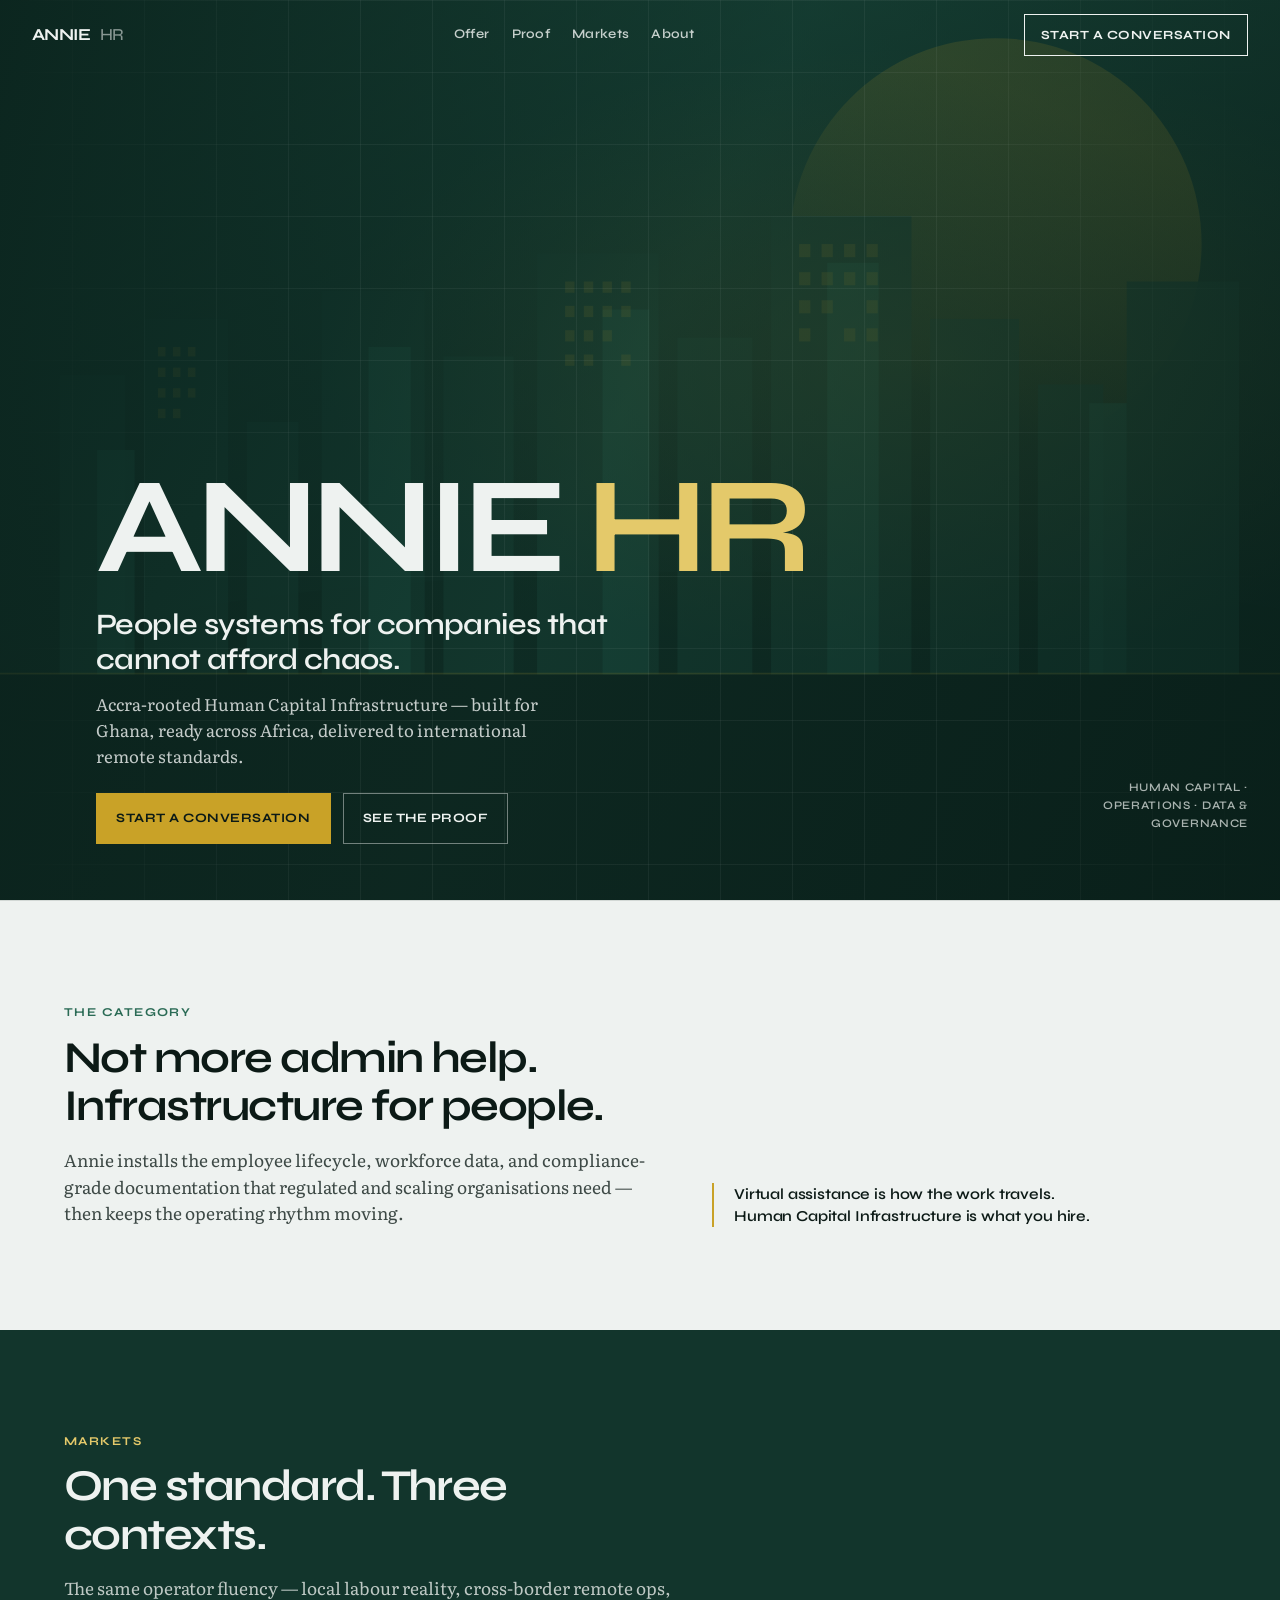
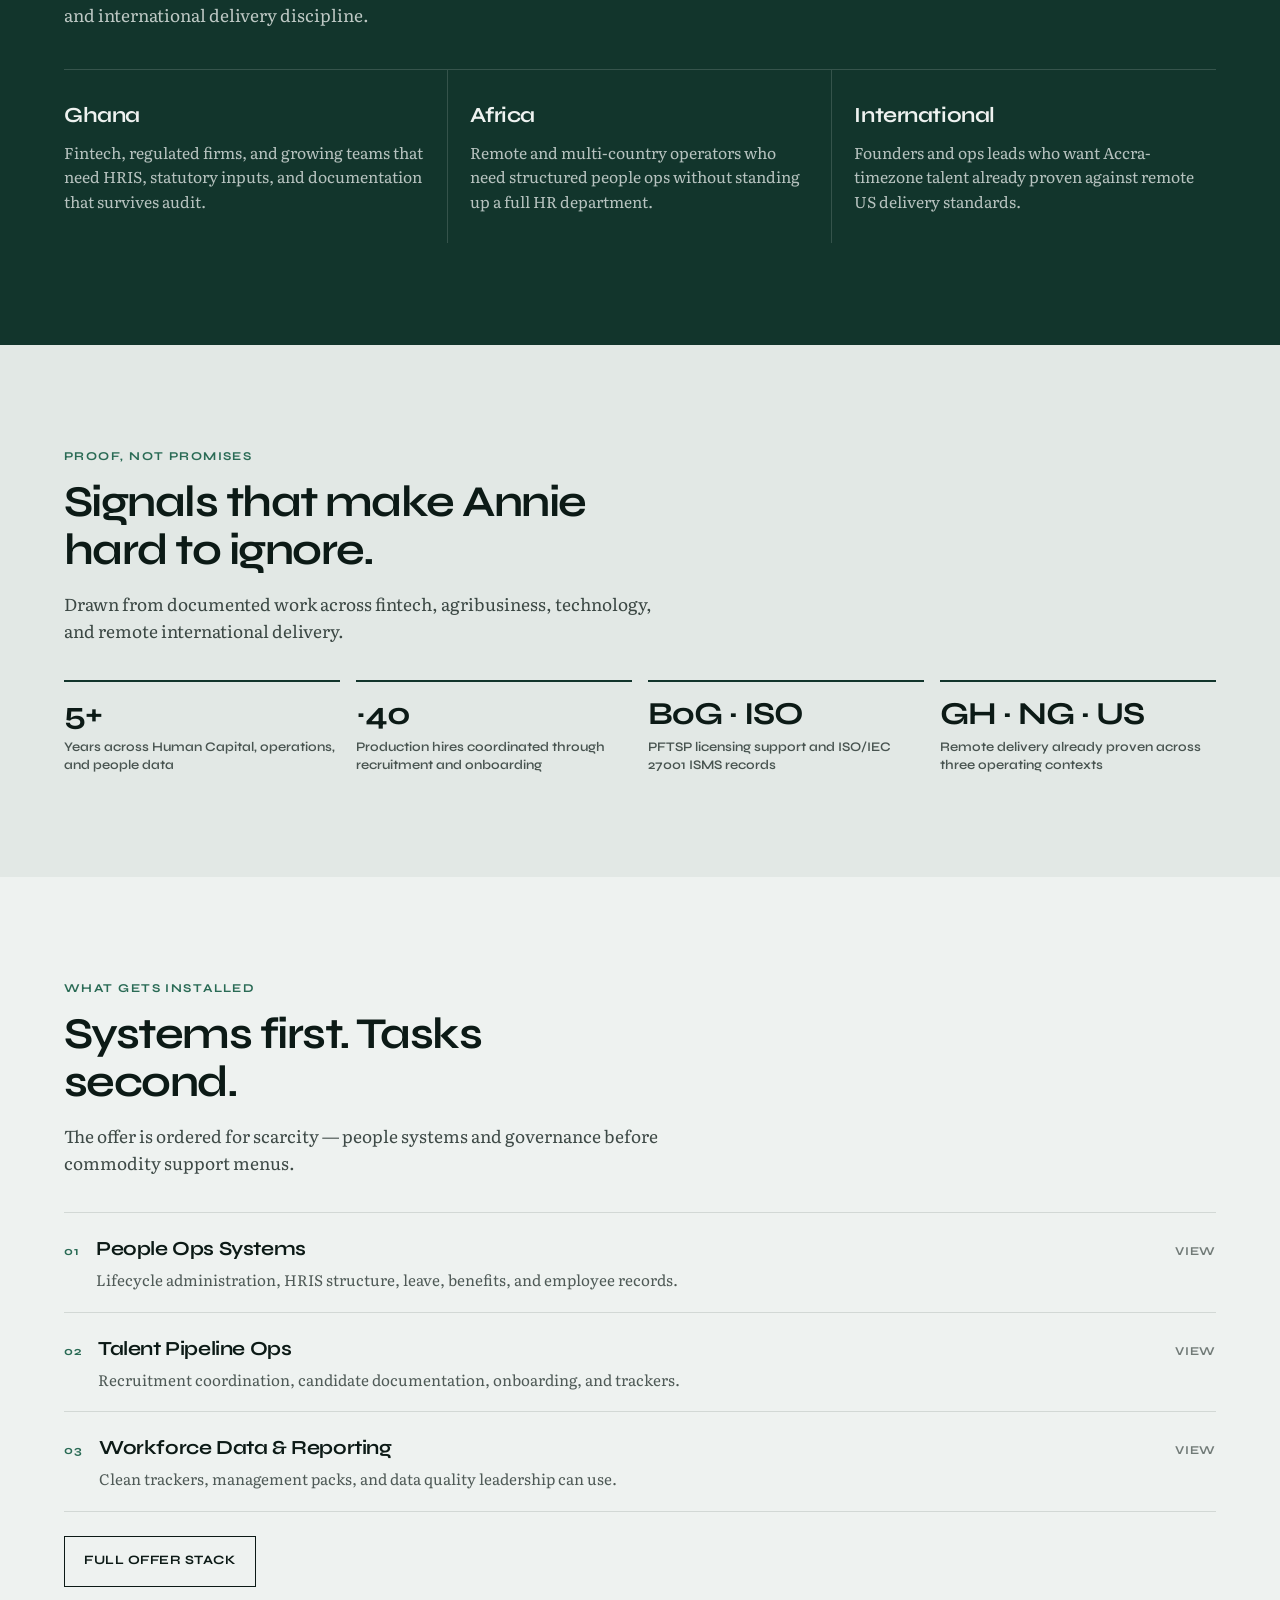
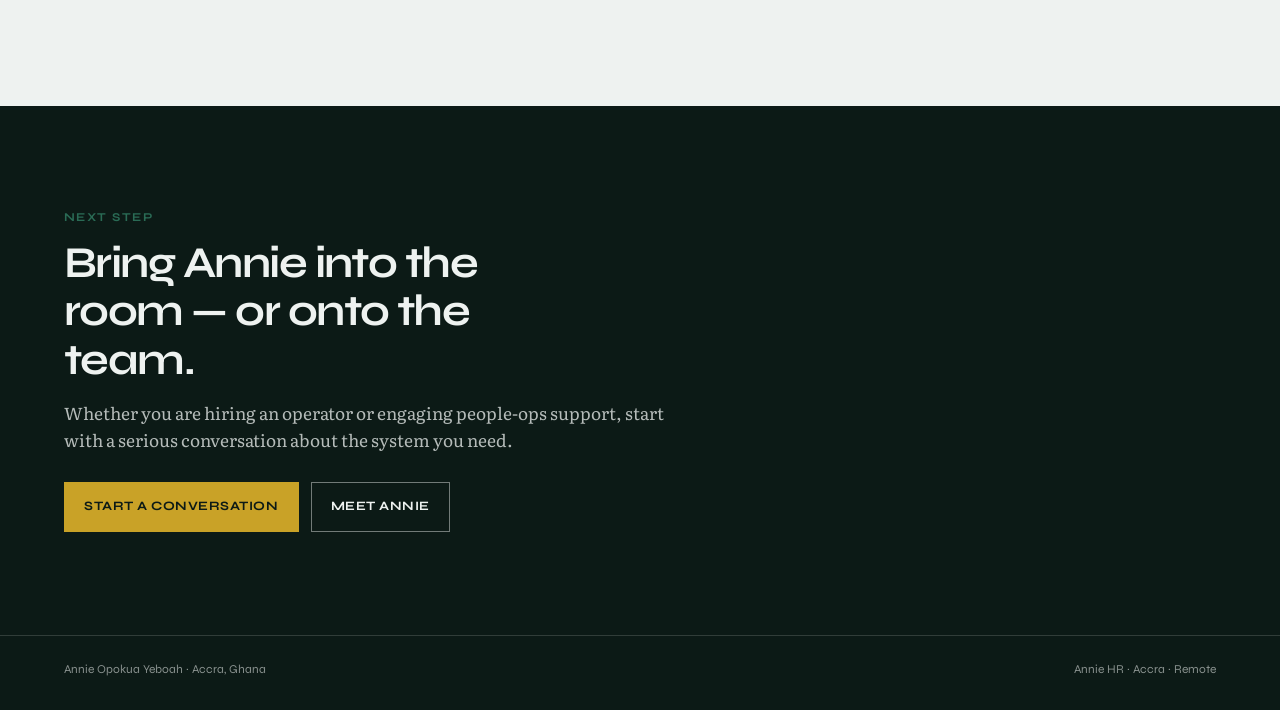
<file: index.html>
<!DOCTYPE html>
<html lang="en">
<head>
  <meta charset="UTF-8" />
  <meta name="viewport" content="width=device-width, initial-scale=1.0" />
  <title>Annie HR — Human Capital Infrastructure</title>
  <meta name="description" content="Annie HR builds the people systems regulated and scaling organisations need — Accra-rooted, Africa-ready, international-remote capable." />
  <meta name="theme-color" content="#12352c" />
  <link rel="preconnect" href="https://fonts.googleapis.com" />
  <link rel="preconnect" href="https://fonts.gstatic.com" crossorigin />
  <link href="https://fonts.googleapis.com/css2?family=Literata:opsz,wght@7..72,400;7..72,500;7..72,600&family=Syne:wght@500;600;700&display=swap" rel="stylesheet" />
  <link rel="stylesheet" href="site.css" />
</head>
<body>
  <a class="skip" href="#main">Skip to content</a>

  <header class="site-nav" id="site-nav">
    <a class="brand-mark" href="index.html">Annie <span>HR</span></a>
    <ul class="nav-links">
      <li><a href="offer.html">Offer</a></li>
      <li><a href="proof.html">Proof</a></li>
      <li><a href="markets.html">Markets</a></li>
      <li><a href="about.html">About</a></li>
    </ul>
    <a class="nav-cta" href="contact.html">Start a conversation</a>
    <button class="nav-toggle" type="button" aria-label="Open menu" data-open-nav>
      <span></span>
    </button>
  </header>

  <div class="nav-drawer" id="nav-drawer" hidden>
    <button class="drawer-close" type="button" data-close-nav>Close</button>
    <ul>
      <li><a href="offer.html">Offer</a></li>
      <li><a href="proof.html">Proof</a></li>
      <li><a href="markets.html">Markets</a></li>
      <li><a href="about.html">About</a></li>
      <li><a href="contact.html">Start a conversation</a></li>
    </ul>
  </div>

  <main id="main">
    <section class="hero" aria-label="Annie HR">
      <div class="hero-plane" aria-hidden="true"></div>
      <div class="hero-grid" aria-hidden="true"></div>
      <div class="hero-inner">
        <p class="hero-brand">Annie <em>HR</em></p>
        <div class="hero-copy">
          <h1>People systems for companies that cannot afford chaos.</h1>
          <p>Accra-rooted Human Capital Infrastructure — built for Ghana, ready across Africa, delivered to international remote standards.</p>
          <div class="cta-row">
            <a class="btn btn-primary" href="contact.html">Start a conversation</a>
            <a class="btn btn-ghost" href="proof.html">See the proof</a>
          </div>
        </div>
      </div>
      <p class="hero-meta">Human Capital · Operations · Data &amp; Governance</p>
    </section>

    <section class="section category" id="category">
      <div class="section-inner category-layout reveal">
        <div>
          <p class="eyebrow">The category</p>
          <h2>Not more admin help. Infrastructure for people.</h2>
          <p class="lead">Annie installs the employee lifecycle, workforce data, and compliance-grade documentation that regulated and scaling organisations need — then keeps the operating rhythm moving.</p>
        </div>
        <aside class="category-aside">
          Virtual assistance is how the work travels.<br />
          Human Capital Infrastructure is what you hire.
        </aside>
      </div>
    </section>

    <section class="section markets" id="markets">
      <div class="section-inner reveal">
        <p class="eyebrow">Markets</p>
        <h2>One standard. Three contexts.</h2>
        <p class="lead">The same operator fluency — local labour reality, cross-border remote ops, and international delivery discipline.</p>
        <div class="market-strip">
          <article class="market">
            <h3>Ghana</h3>
            <p>Fintech, regulated firms, and growing teams that need HRIS, statutory inputs, and documentation that survives audit.</p>
          </article>
          <article class="market">
            <h3>Africa</h3>
            <p>Remote and multi-country operators who need structured people ops without standing up a full HR department.</p>
          </article>
          <article class="market">
            <h3>International</h3>
            <p>Founders and ops leads who want Accra-timezone talent already proven against remote US delivery standards.</p>
          </article>
        </div>
      </div>
    </section>

    <section class="section proof" id="proof">
      <div class="section-inner reveal">
        <p class="eyebrow">Proof, not promises</p>
        <h2>Signals that make Annie hard to ignore.</h2>
        <p class="lead">Drawn from documented work across fintech, agribusiness, technology, and remote international delivery.</p>
        <div class="proof-grid">
          <div class="proof-item">
            <strong>5+</strong>
            <span>Years across Human Capital, operations, and people data</span>
          </div>
          <div class="proof-item">
            <strong>~40</strong>
            <span>Production hires coordinated through recruitment and onboarding</span>
          </div>
          <div class="proof-item">
            <strong>BoG · ISO</strong>
            <span>PFTSP licensing support and ISO/IEC 27001 ISMS records</span>
          </div>
          <div class="proof-item">
            <strong>GH · NG · US</strong>
            <span>Remote delivery already proven across three operating contexts</span>
          </div>
        </div>
      </div>
    </section>

    <section class="section offer" id="offer">
      <div class="section-inner reveal">
        <p class="eyebrow">What gets installed</p>
        <h2>Systems first. Tasks second.</h2>
        <p class="lead">The offer is ordered for scarcity — people systems and governance before commodity support menus.</p>
        <ul class="offer-list">
          <li>
            <a href="offer.html#people-ops">
              <span class="num">01</span>
              <div>
                <h3>People Ops Systems</h3>
                <p>Lifecycle administration, HRIS structure, leave, benefits, and employee records.</p>
              </div>
              <span class="go">View</span>
            </a>
          </li>
          <li>
            <a href="offer.html#talent-pipeline">
              <span class="num">02</span>
              <div>
                <h3>Talent Pipeline Ops</h3>
                <p>Recruitment coordination, candidate documentation, onboarding, and trackers.</p>
              </div>
              <span class="go">View</span>
            </a>
          </li>
          <li>
            <a href="offer.html#workforce-data">
              <span class="num">03</span>
              <div>
                <h3>Workforce Data &amp; Reporting</h3>
                <p>Clean trackers, management packs, and data quality leadership can use.</p>
              </div>
              <span class="go">View</span>
            </a>
          </li>
        </ul>
        <p style="margin-top: 1.5rem;">
          <a class="btn btn-line" href="offer.html">Full offer stack</a>
        </p>
      </div>
    </section>

    <section class="section close" id="contact">
      <div class="section-inner reveal">
        <p class="eyebrow">Next step</p>
        <h2>Bring Annie into the room — or onto the team.</h2>
        <p class="lead">Whether you are hiring an operator or engaging people-ops support, start with a serious conversation about the system you need.</p>
        <div class="cta-row">
          <a class="btn btn-primary" href="contact.html">Start a conversation</a>
          <a class="btn btn-ghost" href="about.html">Meet Annie</a>
        </div>
      </div>
    </section>
  </main>

  <footer class="site-footer">
    <div class="section-inner">
      <span>Annie Opokua Yeboah · Accra, Ghana</span>
      <span>Annie HR · Accra · Remote</span>
    </div>
  </footer>

  <script src="site.js"></script>
</body>
</html>
</file>
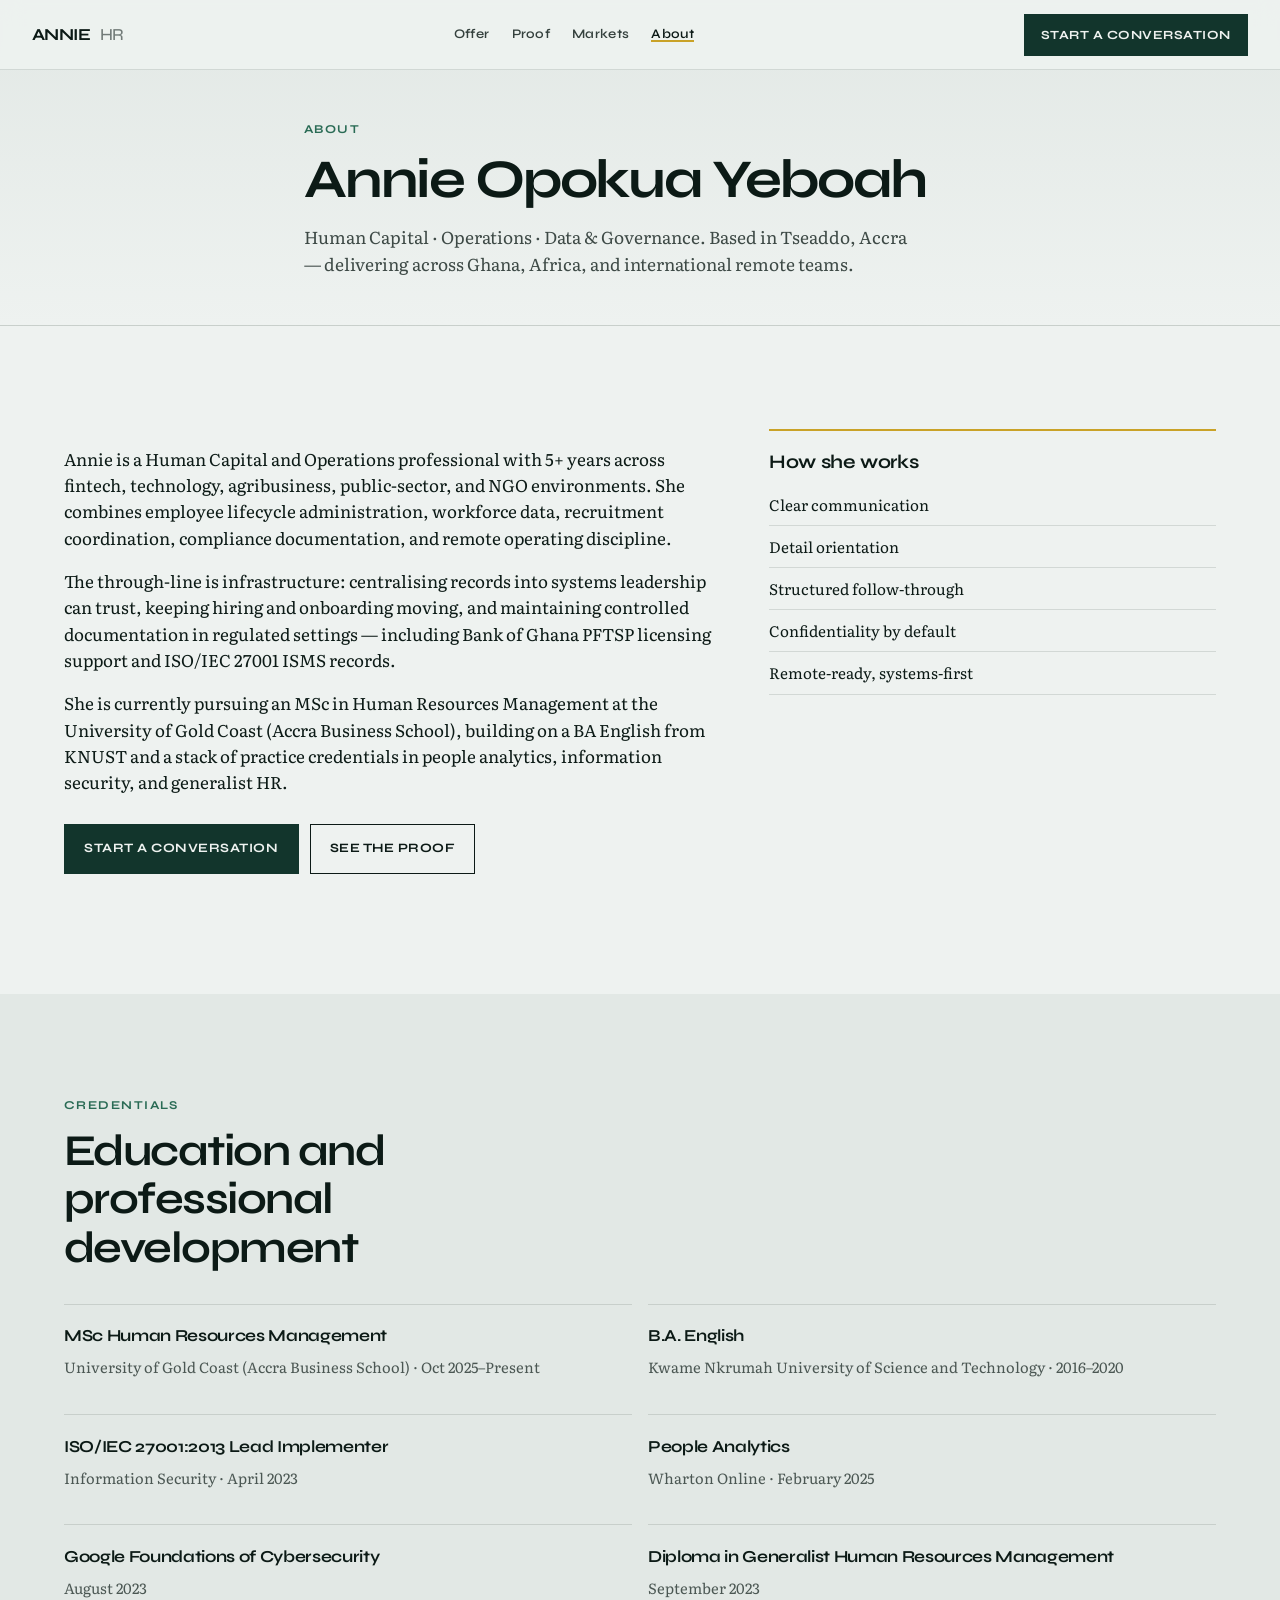
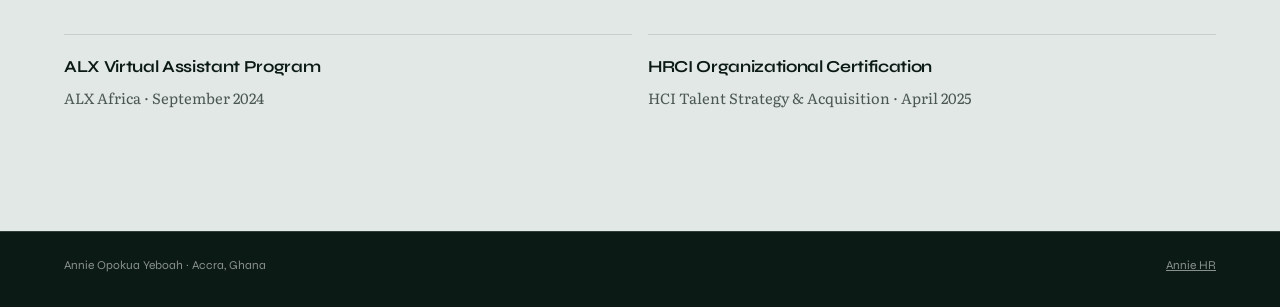
<file: about.html>
<!DOCTYPE html>
<html lang="en">
<head>
  <meta charset="UTF-8" />
  <meta name="viewport" content="width=device-width, initial-scale=1.0" />
  <title>About — Annie HR</title>
  <meta name="description" content="Annie Opokua Yeboah — Accra-based Human Capital and Operations professional building people systems for Ghana, Africa, and international remote teams." />
  <meta name="theme-color" content="#12352c" />
  <link rel="preconnect" href="https://fonts.googleapis.com" />
  <link rel="preconnect" href="https://fonts.gstatic.com" crossorigin />
  <link href="https://fonts.googleapis.com/css2?family=Literata:opsz,wght@7..72,400;7..72,500;7..72,600&family=Syne:wght@500;600;700&display=swap" rel="stylesheet" />
  <link rel="stylesheet" href="site.css" />
</head>
<body class="inner">
  <a class="skip" href="#main">Skip to content</a>

  <header class="site-nav is-scrolled" id="site-nav">
    <a class="brand-mark" href="index.html">Annie <span>HR</span></a>
    <ul class="nav-links">
      <li><a href="offer.html">Offer</a></li>
      <li><a href="proof.html">Proof</a></li>
      <li><a href="markets.html">Markets</a></li>
      <li><a href="about.html" aria-current="page">About</a></li>
    </ul>
    <a class="nav-cta" href="contact.html">Start a conversation</a>
    <button class="nav-toggle" type="button" aria-label="Open menu" data-open-nav><span></span></button>
  </header>

  <div class="nav-drawer" id="nav-drawer" hidden>
    <button class="drawer-close" type="button" data-close-nav>Close</button>
    <ul>
      <li><a href="offer.html">Offer</a></li>
      <li><a href="proof.html">Proof</a></li>
      <li><a href="markets.html">Markets</a></li>
      <li><a href="about.html" aria-current="page">About</a></li>
      <li><a href="contact.html">Start a conversation</a></li>
    </ul>
  </div>

  <main id="main">
    <header class="page-hero">
      <div class="section-inner reveal">
        <p class="eyebrow">About</p>
        <h1>Annie Opokua Yeboah</h1>
        <p class="lead">Human Capital · Operations · Data &amp; Governance. Based in Tseaddo, Accra — delivering across Ghana, Africa, and international remote teams.</p>
      </div>
    </header>

    <section class="section">
      <div class="section-inner about-layout reveal">
        <div>
          <p>Annie is a Human Capital and Operations professional with 5+ years across fintech, technology, agribusiness, public-sector, and NGO environments. She combines employee lifecycle administration, workforce data, recruitment coordination, compliance documentation, and remote operating discipline.</p>
          <p>The through-line is infrastructure: centralising records into systems leadership can trust, keeping hiring and onboarding moving, and maintaining controlled documentation in regulated settings — including Bank of Ghana PFTSP licensing support and ISO/IEC 27001 ISMS records.</p>
          <p>She is currently pursuing an MSc in Human Resources Management at the University of Gold Coast (Accra Business School), building on a BA English from KNUST and a stack of practice credentials in people analytics, information security, and generalist HR.</p>
          <p style="margin-top: 1.75rem;">
            <a class="btn btn-dark" href="contact.html">Start a conversation</a>
            <a class="btn btn-line" href="proof.html" style="margin-left: 0.5rem;">See the proof</a>
          </p>
        </div>
        <aside class="about-side">
          <h2>How she works</h2>
          <ul>
            <li>Clear communication</li>
            <li>Detail orientation</li>
            <li>Structured follow-through</li>
            <li>Confidentiality by default</li>
            <li>Remote-ready, systems-first</li>
          </ul>
        </aside>
      </div>
    </section>

    <section class="section" style="background: var(--paper-2);">
      <div class="section-inner reveal">
        <p class="eyebrow">Credentials</p>
        <h2>Education and professional development</h2>
        <div class="cred-grid">
          <div class="cred">
            <strong>MSc Human Resources Management</strong>
            <span>University of Gold Coast (Accra Business School) · Oct 2025–Present</span>
          </div>
          <div class="cred">
            <strong>B.A. English</strong>
            <span>Kwame Nkrumah University of Science and Technology · 2016–2020</span>
          </div>
          <div class="cred">
            <strong>ISO/IEC 27001:2013 Lead Implementer</strong>
            <span>Information Security · April 2023</span>
          </div>
          <div class="cred">
            <strong>People Analytics</strong>
            <span>Wharton Online · February 2025</span>
          </div>
          <div class="cred">
            <strong>Google Foundations of Cybersecurity</strong>
            <span>August 2023</span>
          </div>
          <div class="cred">
            <strong>Diploma in Generalist Human Resources Management</strong>
            <span>September 2023</span>
          </div>
          <div class="cred">
            <strong>ALX Virtual Assistant Program</strong>
            <span>ALX Africa · September 2024</span>
          </div>
          <div class="cred">
            <strong>HRCI Organizational Certification</strong>
            <span>HCI Talent Strategy &amp; Acquisition · April 2025</span>
          </div>
        </div>
      </div>
    </section>
  </main>

  <footer class="site-footer">
    <div class="section-inner">
      <span>Annie Opokua Yeboah · Accra, Ghana</span>
      <span><a href="index.html">Annie HR</a></span>
    </div>
  </footer>
  <script src="site.js"></script>
</body>
</html>
</file>
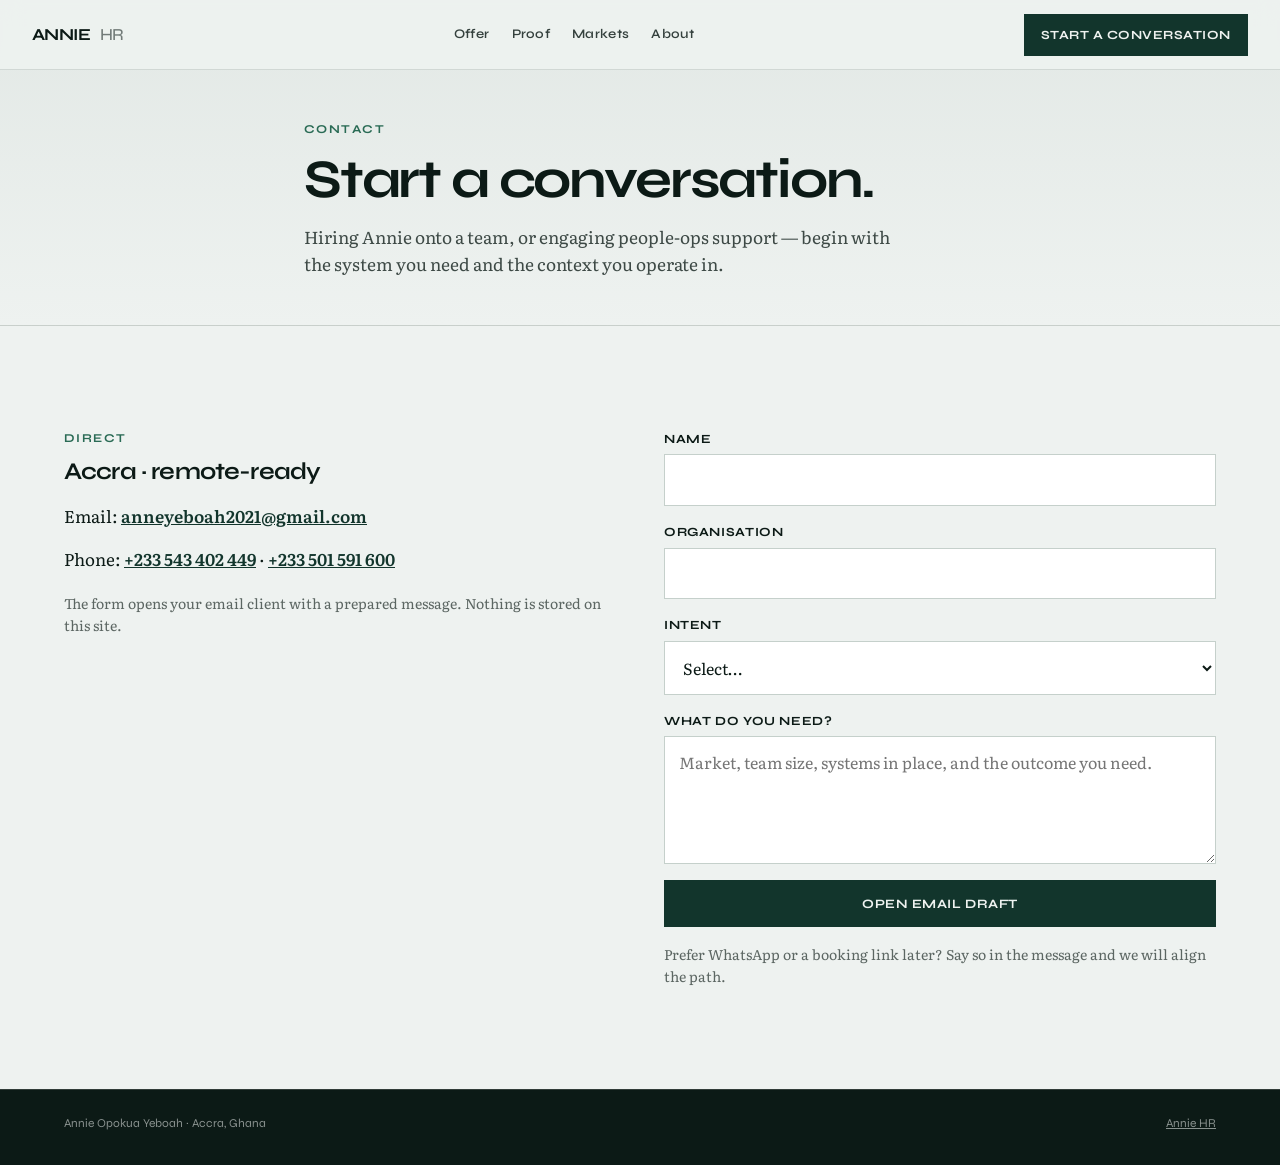
<file: contact.html>
<!DOCTYPE html>
<html lang="en">
<head>
  <meta charset="UTF-8" />
  <meta name="viewport" content="width=device-width, initial-scale=1.0" />
  <title>Contact — Annie HR</title>
  <meta name="description" content="Start a conversation with Annie Opokua Yeboah — hiring path or people-ops engagement from Accra." />
  <meta name="theme-color" content="#12352c" />
  <link rel="preconnect" href="https://fonts.googleapis.com" />
  <link rel="preconnect" href="https://fonts.gstatic.com" crossorigin />
  <link href="https://fonts.googleapis.com/css2?family=Literata:opsz,wght@7..72,400;7..72,500;7..72,600&family=Syne:wght@500;600;700&display=swap" rel="stylesheet" />
  <link rel="stylesheet" href="site.css" />
</head>
<body class="inner">
  <a class="skip" href="#main">Skip to content</a>

  <header class="site-nav is-scrolled" id="site-nav">
    <a class="brand-mark" href="index.html">Annie <span>HR</span></a>
    <ul class="nav-links">
      <li><a href="offer.html">Offer</a></li>
      <li><a href="proof.html">Proof</a></li>
      <li><a href="markets.html">Markets</a></li>
      <li><a href="about.html">About</a></li>
    </ul>
    <a class="nav-cta" href="contact.html" aria-current="page">Start a conversation</a>
    <button class="nav-toggle" type="button" aria-label="Open menu" data-open-nav><span></span></button>
  </header>

  <div class="nav-drawer" id="nav-drawer" hidden>
    <button class="drawer-close" type="button" data-close-nav>Close</button>
    <ul>
      <li><a href="offer.html">Offer</a></li>
      <li><a href="proof.html">Proof</a></li>
      <li><a href="markets.html">Markets</a></li>
      <li><a href="about.html">About</a></li>
      <li><a href="contact.html" aria-current="page">Start a conversation</a></li>
    </ul>
  </div>

  <main id="main">
    <header class="page-hero">
      <div class="section-inner reveal">
        <p class="eyebrow">Contact</p>
        <h1>Start a conversation.</h1>
        <p class="lead">Hiring Annie onto a team, or engaging people-ops support — begin with the system you need and the context you operate in.</p>
      </div>
    </header>

    <section class="section">
      <div class="section-inner contact-layout reveal">
        <div class="contact-direct">
          <p class="eyebrow">Direct</p>
          <h2 style="max-width: none; font-size: 1.5rem;">Accra · remote-ready</h2>
          <p>Email: <a href="mailto:anneyeboah2021@gmail.com">anneyeboah2021@gmail.com</a></p>
          <p>Phone: <a href="tel:+233543402449">+233 543 402 449</a> · <a href="tel:+233501591600">+233 501 591 600</a></p>
          <p class="form-note" style="margin-top: 1.25rem;">The form opens your email client with a prepared message. Nothing is stored on this site.</p>
        </div>

        <form class="contact-form" id="contact-form" action="mailto:anneyeboah2021@gmail.com" method="get">
          <label>
            Name
            <input type="text" name="name" autocomplete="name" required />
          </label>
          <label>
            Organisation
            <input type="text" name="organisation" autocomplete="organization" />
          </label>
          <label>
            Intent
            <select name="intent" required>
              <option value="">Select…</option>
              <option value="Hire Annie (employment / contract role)">Hire Annie (employment / contract role)</option>
              <option value="Engage people-ops support">Engage people-ops support</option>
              <option value="Explore fit / discovery">Explore fit / discovery</option>
            </select>
          </label>
          <label>
            What do you need?
            <textarea name="message" required placeholder="Market, team size, systems in place, and the outcome you need."></textarea>
          </label>
          <button class="btn btn-dark" type="submit">Open email draft</button>
          <p class="form-note">Prefer WhatsApp or a booking link later? Say so in the message and we will align the path.</p>
        </form>
      </div>
    </section>
  </main>

  <footer class="site-footer">
    <div class="section-inner">
      <span>Annie Opokua Yeboah · Accra, Ghana</span>
      <span><a href="index.html">Annie HR</a></span>
    </div>
  </footer>
  <script src="site.js"></script>
</body>
</html>
</file>
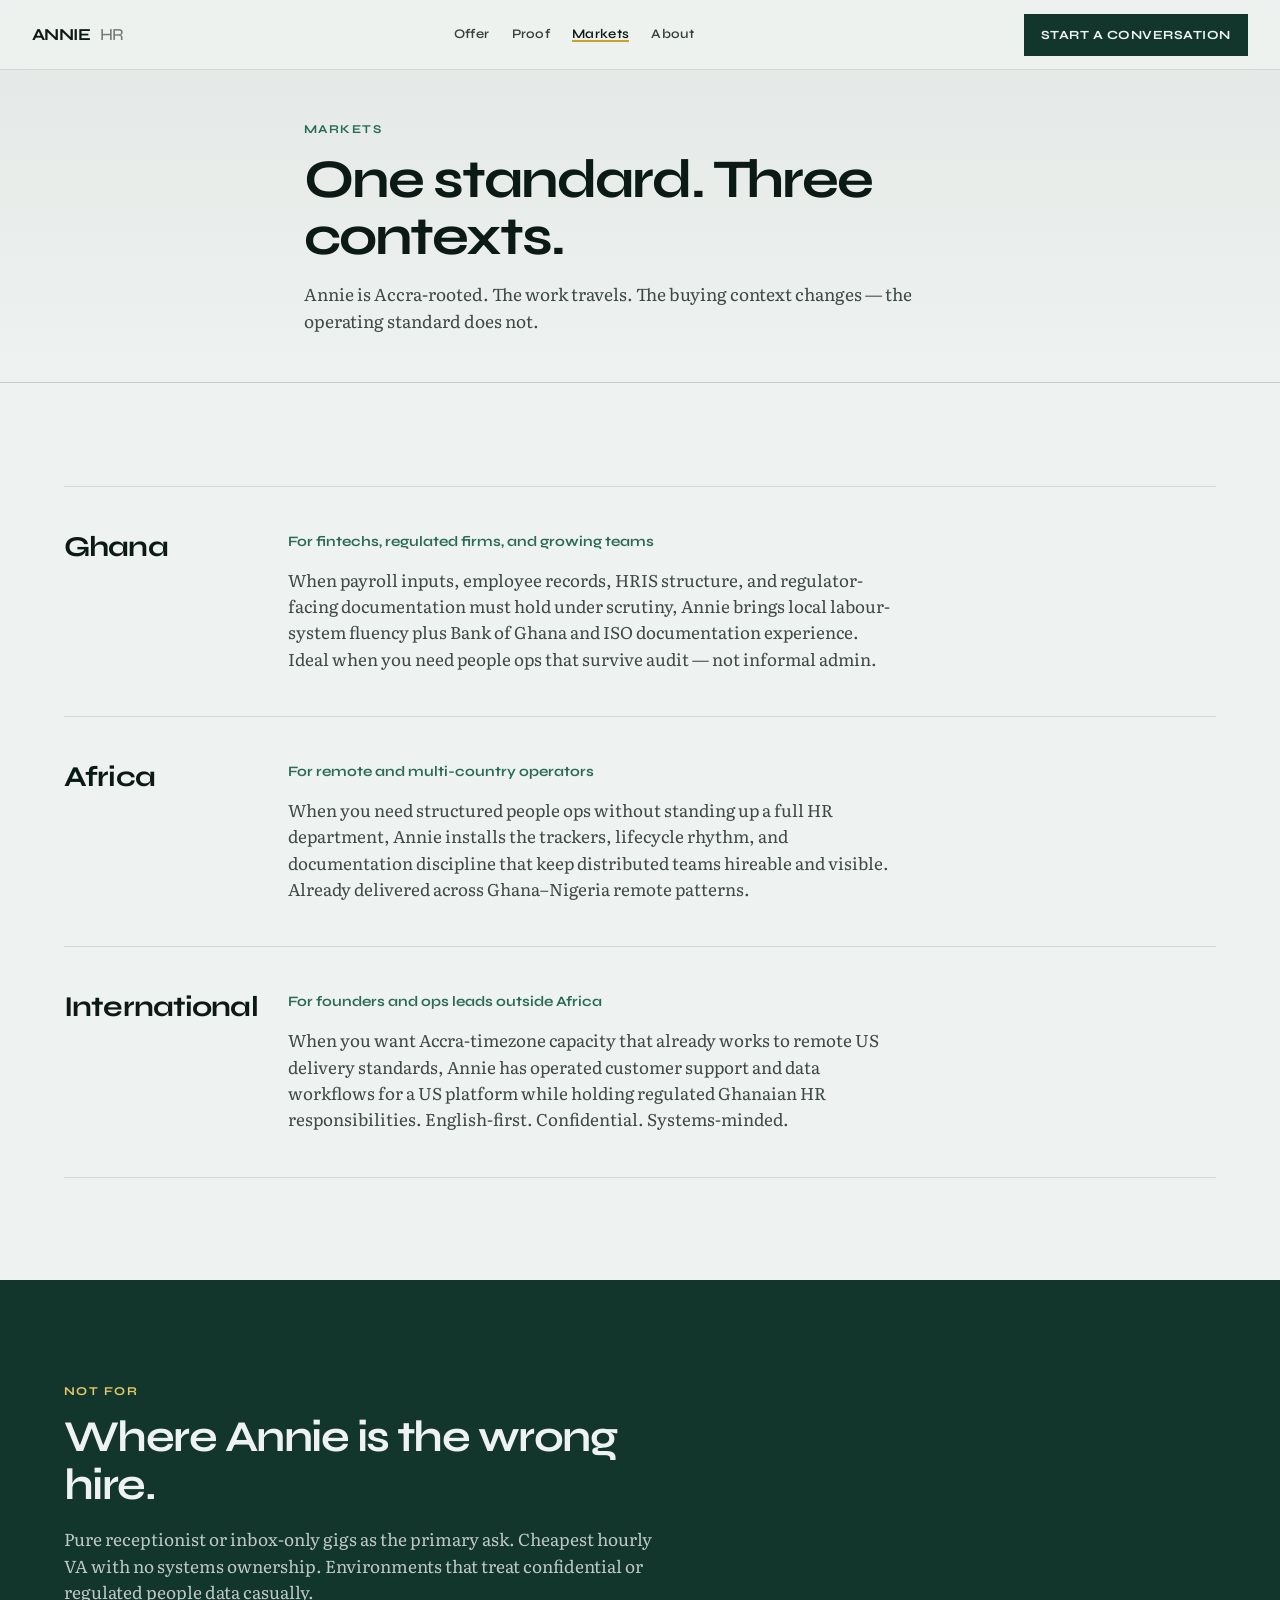
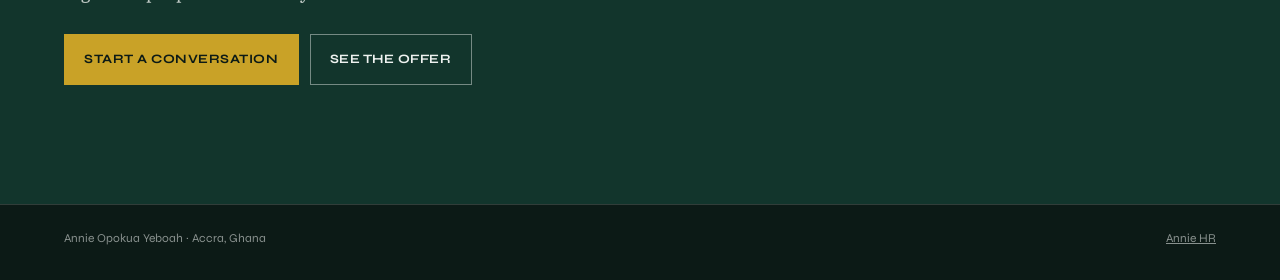
<file: markets.html>
<!DOCTYPE html>
<html lang="en">
<head>
  <meta charset="UTF-8" />
  <meta name="viewport" content="width=device-width, initial-scale=1.0" />
  <title>Markets — Annie HR</title>
  <meta name="description" content="Same Annie, three buying contexts: Ghana regulated operators, Africa remote teams, and international founders who need Accra-timezone people systems." />
  <meta name="theme-color" content="#12352c" />
  <link rel="preconnect" href="https://fonts.googleapis.com" />
  <link rel="preconnect" href="https://fonts.gstatic.com" crossorigin />
  <link href="https://fonts.googleapis.com/css2?family=Literata:opsz,wght@7..72,400;7..72,500;7..72,600&family=Syne:wght@500;600;700&display=swap" rel="stylesheet" />
  <link rel="stylesheet" href="site.css" />
</head>
<body class="inner">
  <a class="skip" href="#main">Skip to content</a>

  <header class="site-nav is-scrolled" id="site-nav">
    <a class="brand-mark" href="index.html">Annie <span>HR</span></a>
    <ul class="nav-links">
      <li><a href="offer.html">Offer</a></li>
      <li><a href="proof.html">Proof</a></li>
      <li><a href="markets.html" aria-current="page">Markets</a></li>
      <li><a href="about.html">About</a></li>
    </ul>
    <a class="nav-cta" href="contact.html">Start a conversation</a>
    <button class="nav-toggle" type="button" aria-label="Open menu" data-open-nav><span></span></button>
  </header>

  <div class="nav-drawer" id="nav-drawer" hidden>
    <button class="drawer-close" type="button" data-close-nav>Close</button>
    <ul>
      <li><a href="offer.html">Offer</a></li>
      <li><a href="proof.html">Proof</a></li>
      <li><a href="markets.html" aria-current="page">Markets</a></li>
      <li><a href="about.html">About</a></li>
      <li><a href="contact.html">Start a conversation</a></li>
    </ul>
  </div>

  <main id="main">
    <header class="page-hero">
      <div class="section-inner reveal">
        <p class="eyebrow">Markets</p>
        <h1>One standard. Three contexts.</h1>
        <p class="lead">Annie is Accra-rooted. The work travels. The buying context changes — the operating standard does not.</p>
      </div>
    </header>

    <section class="section">
      <div class="section-inner reveal">
        <div class="market-panels">
          <article class="market-panel" id="ghana">
            <h2>Ghana</h2>
            <div>
              <p class="who">For fintechs, regulated firms, and growing teams</p>
              <p>When payroll inputs, employee records, HRIS structure, and regulator-facing documentation must hold under scrutiny, Annie brings local labour-system fluency plus Bank of Ghana and ISO documentation experience. Ideal when you need people ops that survive audit — not informal admin.</p>
            </div>
          </article>
          <article class="market-panel" id="africa">
            <h2>Africa</h2>
            <div>
              <p class="who">For remote and multi-country operators</p>
              <p>When you need structured people ops without standing up a full HR department, Annie installs the trackers, lifecycle rhythm, and documentation discipline that keep distributed teams hireable and visible. Already delivered across Ghana–Nigeria remote patterns.</p>
            </div>
          </article>
          <article class="market-panel" id="international">
            <h2>International</h2>
            <div>
              <p class="who">For founders and ops leads outside Africa</p>
              <p>When you want Accra-timezone capacity that already works to remote US delivery standards, Annie has operated customer support and data workflows for a US platform while holding regulated Ghanaian HR responsibilities. English-first. Confidential. Systems-minded.</p>
            </div>
          </article>
        </div>
      </div>
    </section>

    <section class="section band-dark">
      <div class="section-inner reveal">
        <p class="eyebrow">Not for</p>
        <h2>Where Annie is the wrong hire.</h2>
        <p class="lead">Pure receptionist or inbox-only gigs as the primary ask. Cheapest hourly VA with no systems ownership. Environments that treat confidential or regulated people data casually.</p>
        <p style="margin-top: 1.75rem;">
          <a class="btn btn-primary" href="contact.html">Start a conversation</a>
          <a class="btn btn-ghost" href="offer.html" style="margin-left: 0.5rem;">See the offer</a>
        </p>
      </div>
    </section>
  </main>

  <footer class="site-footer">
    <div class="section-inner">
      <span>Annie Opokua Yeboah · Accra, Ghana</span>
      <span><a href="index.html">Annie HR</a></span>
    </div>
  </footer>
  <script src="site.js"></script>
</body>
</html>
</file>
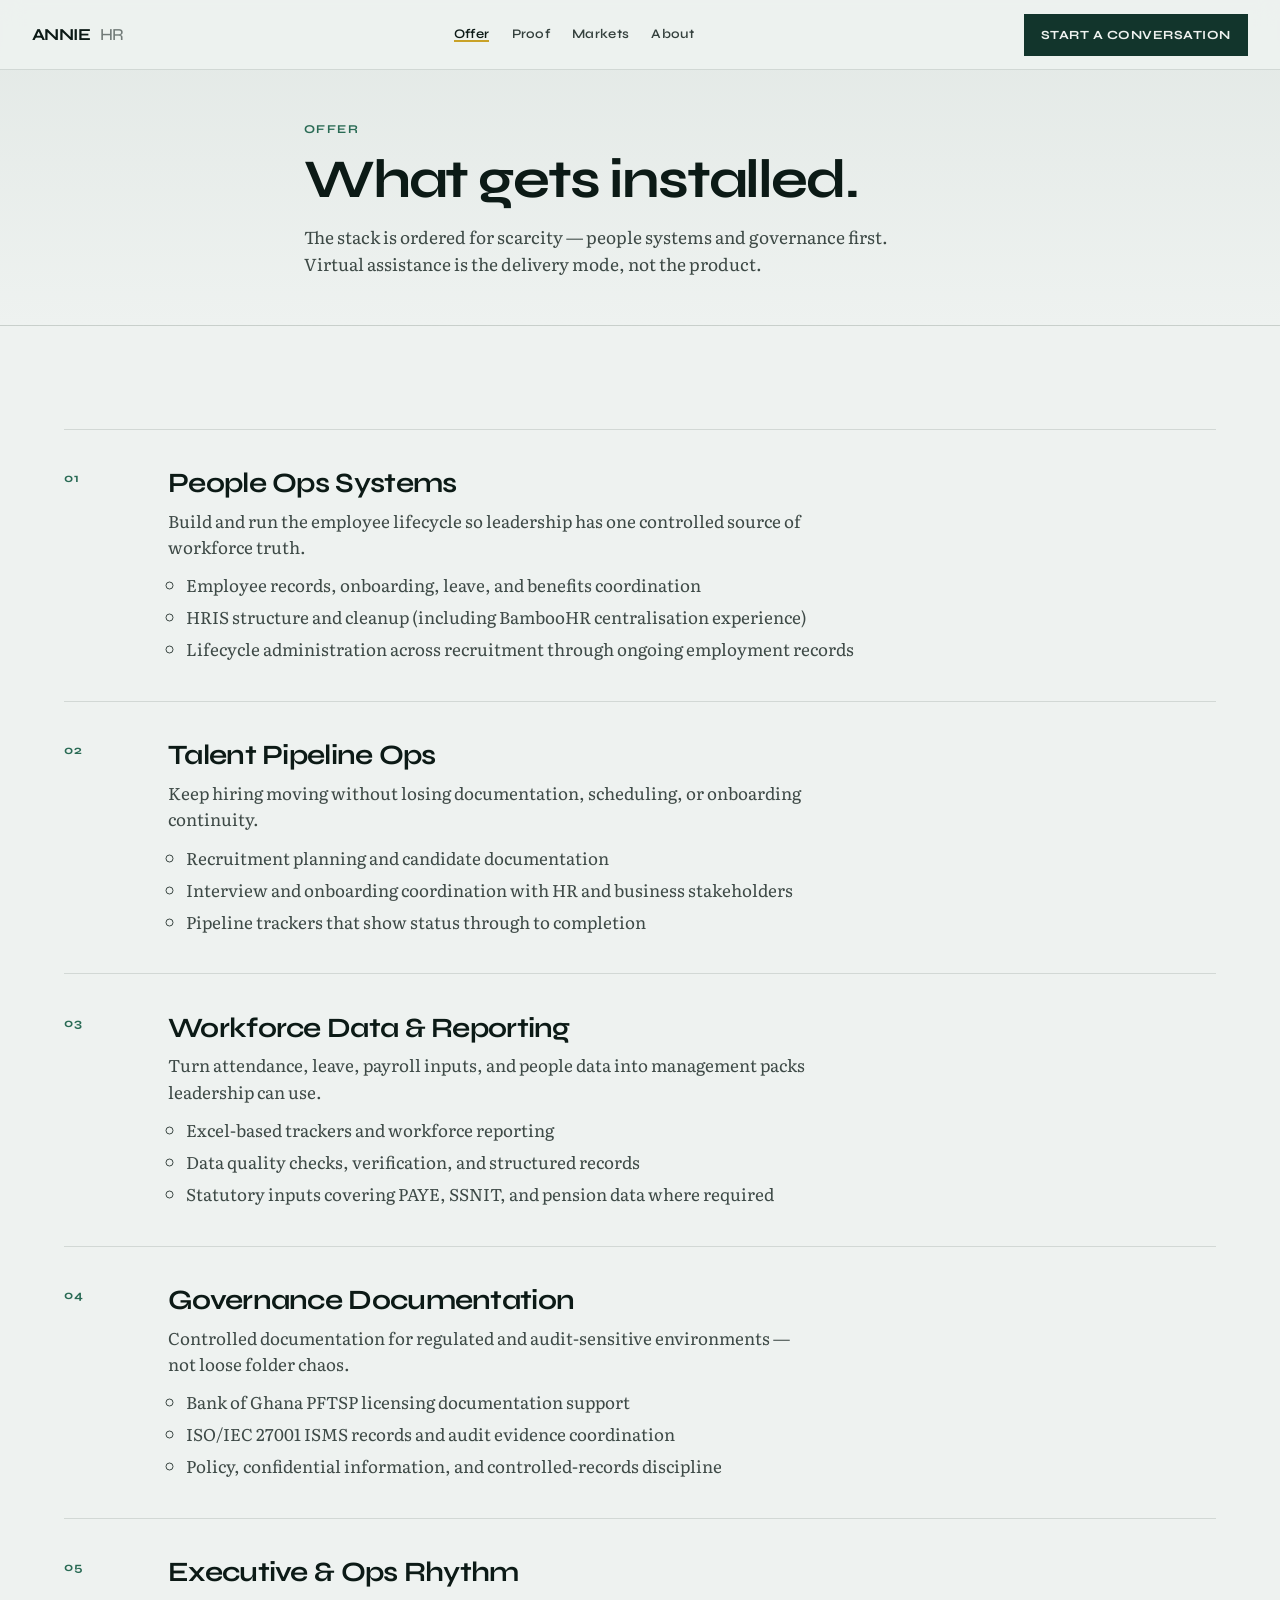
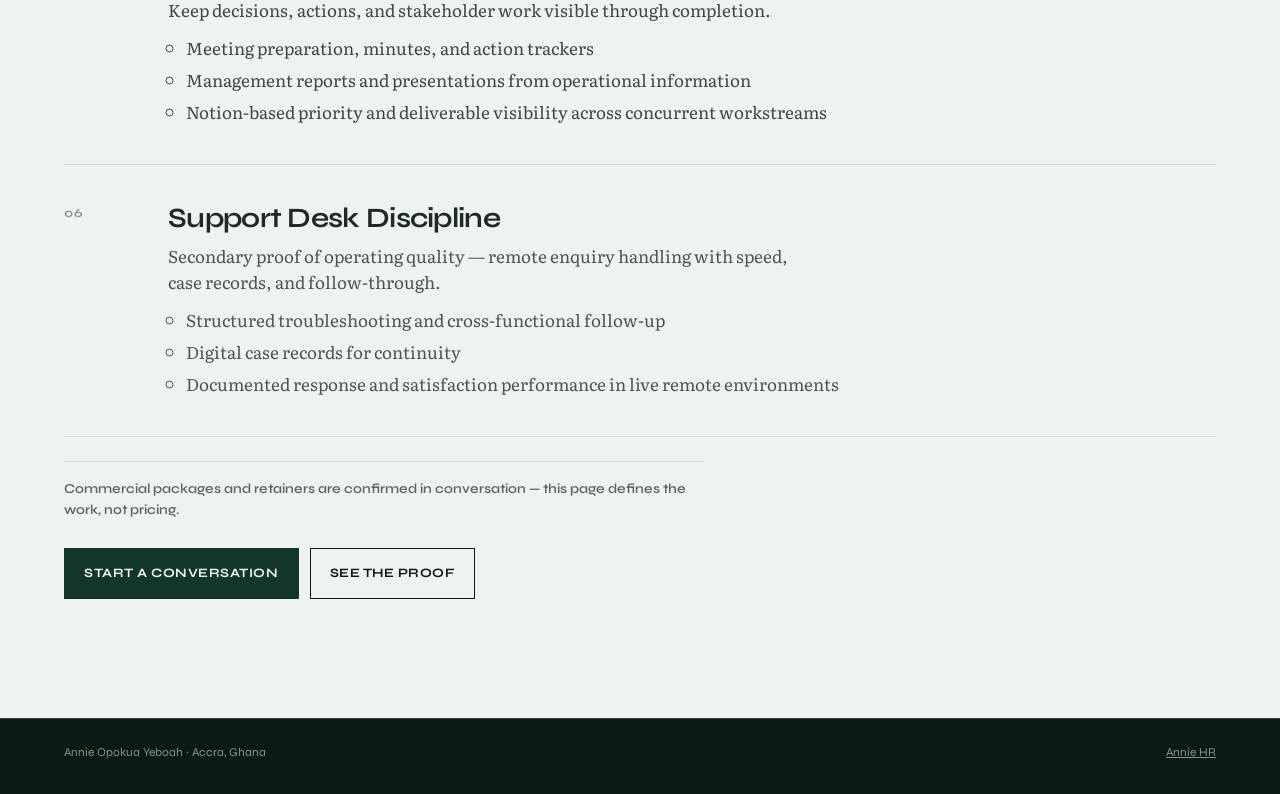
<file: offer.html>
<!DOCTYPE html>
<html lang="en">
<head>
  <meta charset="UTF-8" />
  <meta name="viewport" content="width=device-width, initial-scale=1.0" />
  <title>Offer — Annie HR</title>
  <meta name="description" content="People Ops Systems, talent pipeline ops, workforce data, governance documentation, and executive rhythm — installed remotely from Accra." />
  <meta name="theme-color" content="#12352c" />
  <link rel="preconnect" href="https://fonts.googleapis.com" />
  <link rel="preconnect" href="https://fonts.gstatic.com" crossorigin />
  <link href="https://fonts.googleapis.com/css2?family=Literata:opsz,wght@7..72,400;7..72,500;7..72,600&family=Syne:wght@500;600;700&display=swap" rel="stylesheet" />
  <link rel="stylesheet" href="site.css" />
</head>
<body class="inner">
  <a class="skip" href="#main">Skip to content</a>

  <header class="site-nav is-scrolled" id="site-nav">
    <a class="brand-mark" href="index.html">Annie <span>HR</span></a>
    <ul class="nav-links">
      <li><a href="offer.html" aria-current="page">Offer</a></li>
      <li><a href="proof.html">Proof</a></li>
      <li><a href="markets.html">Markets</a></li>
      <li><a href="about.html">About</a></li>
    </ul>
    <a class="nav-cta" href="contact.html">Start a conversation</a>
    <button class="nav-toggle" type="button" aria-label="Open menu" data-open-nav><span></span></button>
  </header>

  <div class="nav-drawer" id="nav-drawer" hidden>
    <button class="drawer-close" type="button" data-close-nav>Close</button>
    <ul>
      <li><a href="offer.html" aria-current="page">Offer</a></li>
      <li><a href="proof.html">Proof</a></li>
      <li><a href="markets.html">Markets</a></li>
      <li><a href="about.html">About</a></li>
      <li><a href="contact.html">Start a conversation</a></li>
    </ul>
  </div>

  <main id="main">
    <header class="page-hero">
      <div class="section-inner reveal">
        <p class="eyebrow">Offer</p>
        <h1>What gets installed.</h1>
        <p class="lead">The stack is ordered for scarcity — people systems and governance first. Virtual assistance is the delivery mode, not the product.</p>
      </div>
    </header>

    <section class="section">
      <div class="section-inner reveal">
        <ol class="stack">
          <li class="stack-item" id="people-ops">
            <span class="num">01</span>
            <div>
              <h2>People Ops Systems</h2>
              <p>Build and run the employee lifecycle so leadership has one controlled source of workforce truth.</p>
              <ul>
                <li>Employee records, onboarding, leave, and benefits coordination</li>
                <li>HRIS structure and cleanup (including BambooHR centralisation experience)</li>
                <li>Lifecycle administration across recruitment through ongoing employment records</li>
              </ul>
            </div>
          </li>
          <li class="stack-item" id="talent-pipeline">
            <span class="num">02</span>
            <div>
              <h2>Talent Pipeline Ops</h2>
              <p>Keep hiring moving without losing documentation, scheduling, or onboarding continuity.</p>
              <ul>
                <li>Recruitment planning and candidate documentation</li>
                <li>Interview and onboarding coordination with HR and business stakeholders</li>
                <li>Pipeline trackers that show status through to completion</li>
              </ul>
            </div>
          </li>
          <li class="stack-item" id="workforce-data">
            <span class="num">03</span>
            <div>
              <h2>Workforce Data &amp; Reporting</h2>
              <p>Turn attendance, leave, payroll inputs, and people data into management packs leadership can use.</p>
              <ul>
                <li>Excel-based trackers and workforce reporting</li>
                <li>Data quality checks, verification, and structured records</li>
                <li>Statutory inputs covering PAYE, SSNIT, and pension data where required</li>
              </ul>
            </div>
          </li>
          <li class="stack-item" id="governance">
            <span class="num">04</span>
            <div>
              <h2>Governance Documentation</h2>
              <p>Controlled documentation for regulated and audit-sensitive environments — not loose folder chaos.</p>
              <ul>
                <li>Bank of Ghana PFTSP licensing documentation support</li>
                <li>ISO/IEC 27001 ISMS records and audit evidence coordination</li>
                <li>Policy, confidential information, and controlled-records discipline</li>
              </ul>
            </div>
          </li>
          <li class="stack-item" id="executive-rhythm">
            <span class="num">05</span>
            <div>
              <h2>Executive &amp; Ops Rhythm</h2>
              <p>Keep decisions, actions, and stakeholder work visible through completion.</p>
              <ul>
                <li>Meeting preparation, minutes, and action trackers</li>
                <li>Management reports and presentations from operational information</li>
                <li>Notion-based priority and deliverable visibility across concurrent workstreams</li>
              </ul>
            </div>
          </li>
          <li class="stack-item is-secondary" id="support-discipline">
            <span class="num">06</span>
            <div>
              <h2>Support Desk Discipline</h2>
              <p>Secondary proof of operating quality — remote enquiry handling with speed, case records, and follow-through.</p>
              <ul>
                <li>Structured troubleshooting and cross-functional follow-up</li>
                <li>Digital case records for continuity</li>
                <li>Documented response and satisfaction performance in live remote environments</li>
              </ul>
            </div>
          </li>
        </ol>
        <p class="note">Commercial packages and retainers are confirmed in conversation — this page defines the work, not pricing.</p>
        <p style="margin-top: 1.75rem;">
          <a class="btn btn-dark" href="contact.html">Start a conversation</a>
          <a class="btn btn-line" href="proof.html" style="margin-left: 0.5rem;">See the proof</a>
        </p>
      </div>
    </section>
  </main>

  <footer class="site-footer">
    <div class="section-inner">
      <span>Annie Opokua Yeboah · Accra, Ghana</span>
      <span><a href="index.html">Annie HR</a></span>
    </div>
  </footer>
  <script src="site.js"></script>
</body>
</html>
</file>
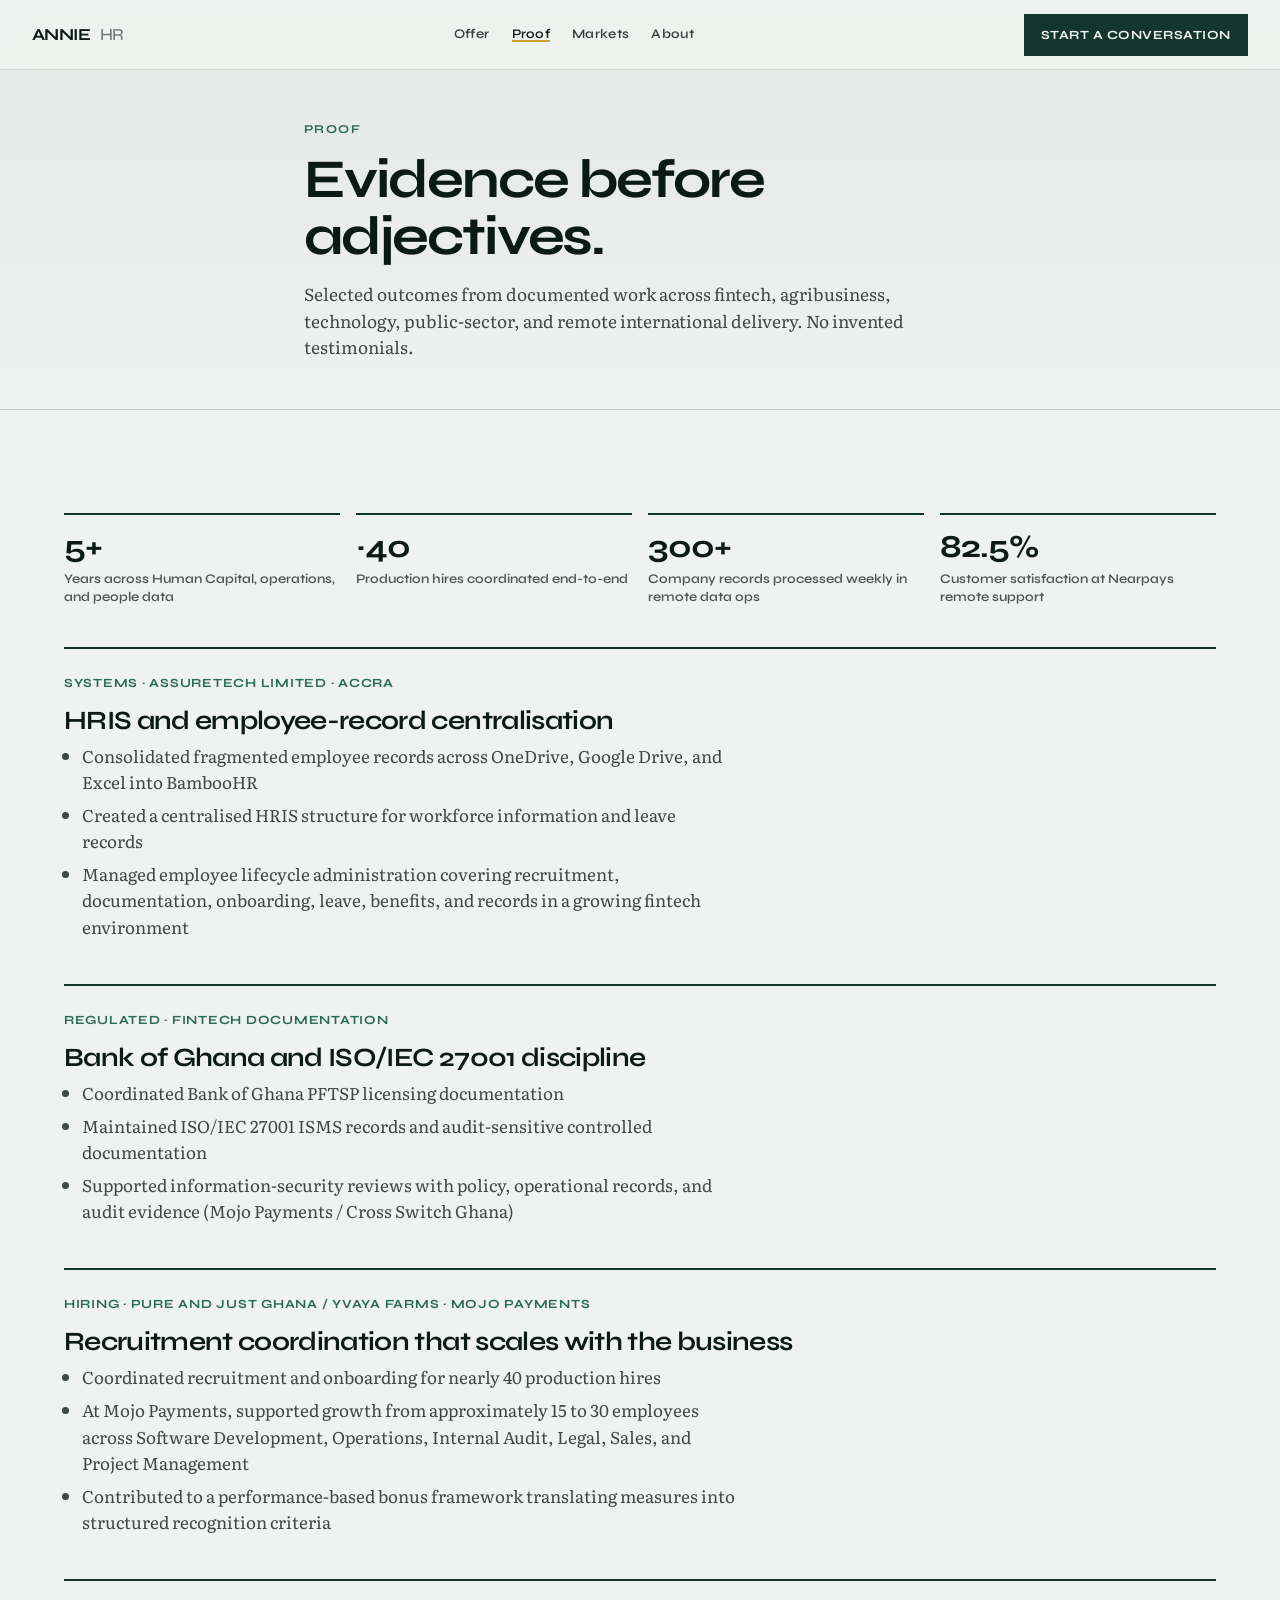
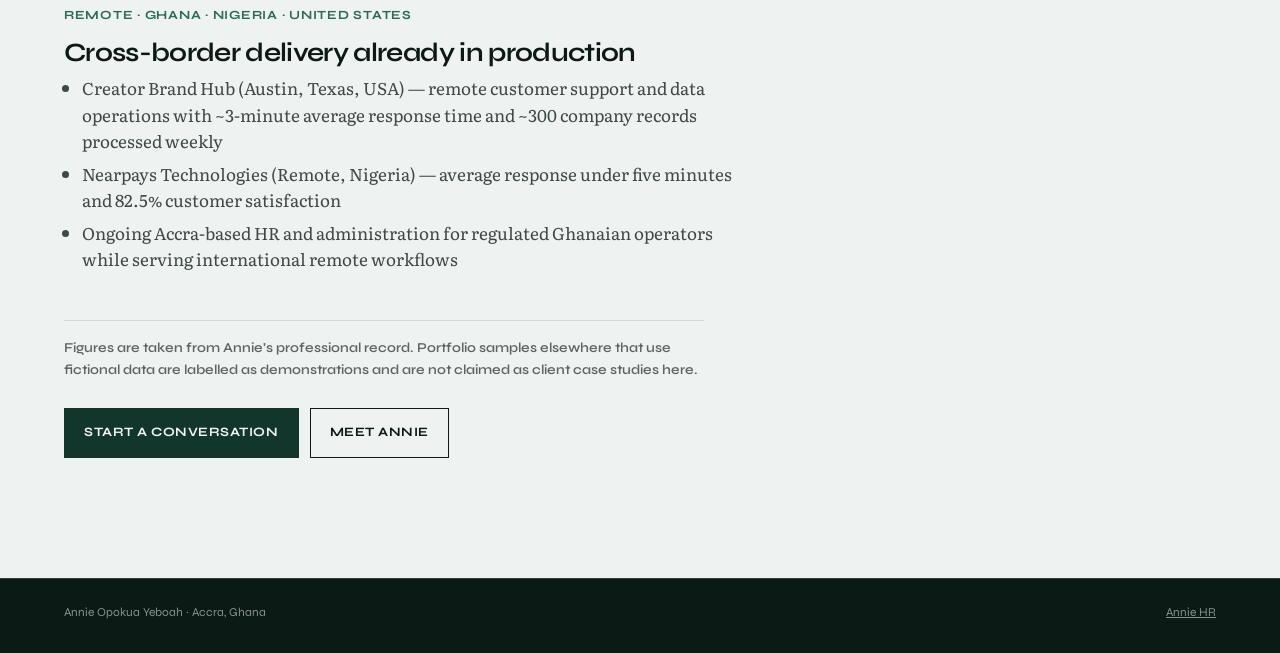
<file: proof.html>
<!DOCTYPE html>
<html lang="en">
<head>
  <meta charset="UTF-8" />
  <meta name="viewport" content="width=device-width, initial-scale=1.0" />
  <title>Proof — Annie HR</title>
  <meta name="description" content="Documented proof across HRIS build-out, regulated fintech documentation, recruitment coordination, and remote delivery in Ghana, Nigeria, and the US." />
  <meta name="theme-color" content="#12352c" />
  <link rel="preconnect" href="https://fonts.googleapis.com" />
  <link rel="preconnect" href="https://fonts.gstatic.com" crossorigin />
  <link href="https://fonts.googleapis.com/css2?family=Literata:opsz,wght@7..72,400;7..72,500;7..72,600&family=Syne:wght@500;600;700&display=swap" rel="stylesheet" />
  <link rel="stylesheet" href="site.css" />
</head>
<body class="inner">
  <a class="skip" href="#main">Skip to content</a>

  <header class="site-nav is-scrolled" id="site-nav">
    <a class="brand-mark" href="index.html">Annie <span>HR</span></a>
    <ul class="nav-links">
      <li><a href="offer.html">Offer</a></li>
      <li><a href="proof.html" aria-current="page">Proof</a></li>
      <li><a href="markets.html">Markets</a></li>
      <li><a href="about.html">About</a></li>
    </ul>
    <a class="nav-cta" href="contact.html">Start a conversation</a>
    <button class="nav-toggle" type="button" aria-label="Open menu" data-open-nav><span></span></button>
  </header>

  <div class="nav-drawer" id="nav-drawer" hidden>
    <button class="drawer-close" type="button" data-close-nav>Close</button>
    <ul>
      <li><a href="offer.html">Offer</a></li>
      <li><a href="proof.html" aria-current="page">Proof</a></li>
      <li><a href="markets.html">Markets</a></li>
      <li><a href="about.html">About</a></li>
      <li><a href="contact.html">Start a conversation</a></li>
    </ul>
  </div>

  <main id="main">
    <header class="page-hero">
      <div class="section-inner reveal">
        <p class="eyebrow">Proof</p>
        <h1>Evidence before adjectives.</h1>
        <p class="lead">Selected outcomes from documented work across fintech, agribusiness, technology, public-sector, and remote international delivery. No invented testimonials.</p>
      </div>
    </header>

    <section class="section">
      <div class="section-inner reveal">
        <div class="proof-grid" style="margin-top: 0; margin-bottom: 2.5rem;">
          <div class="proof-item">
            <strong>5+</strong>
            <span>Years across Human Capital, operations, and people data</span>
          </div>
          <div class="proof-item">
            <strong>~40</strong>
            <span>Production hires coordinated end-to-end</span>
          </div>
          <div class="proof-item">
            <strong>300+</strong>
            <span>Company records processed weekly in remote data ops</span>
          </div>
          <div class="proof-item">
            <strong>82.5%</strong>
            <span>Customer satisfaction at Nearpays remote support</span>
          </div>
        </div>

        <div class="proof-blocks">
          <article class="proof-block" id="systems">
            <p class="meta">Systems · AssureTech Limited · Accra</p>
            <h2>HRIS and employee-record centralisation</h2>
            <ul>
              <li>Consolidated fragmented employee records across OneDrive, Google Drive, and Excel into BambooHR</li>
              <li>Created a centralised HRIS structure for workforce information and leave records</li>
              <li>Managed employee lifecycle administration covering recruitment, documentation, onboarding, leave, benefits, and records in a growing fintech environment</li>
            </ul>
          </article>

          <article class="proof-block" id="regulated">
            <p class="meta">Regulated · Fintech documentation</p>
            <h2>Bank of Ghana and ISO/IEC 27001 discipline</h2>
            <ul>
              <li>Coordinated Bank of Ghana PFTSP licensing documentation</li>
              <li>Maintained ISO/IEC 27001 ISMS records and audit-sensitive controlled documentation</li>
              <li>Supported information-security reviews with policy, operational records, and audit evidence (Mojo Payments / Cross Switch Ghana)</li>
            </ul>
          </article>

          <article class="proof-block" id="hiring">
            <p class="meta">Hiring · Pure and Just Ghana / Yvaya Farms · Mojo Payments</p>
            <h2>Recruitment coordination that scales with the business</h2>
            <ul>
              <li>Coordinated recruitment and onboarding for nearly 40 production hires</li>
              <li>At Mojo Payments, supported growth from approximately 15 to 30 employees across Software Development, Operations, Internal Audit, Legal, Sales, and Project Management</li>
              <li>Contributed to a performance-based bonus framework translating measures into structured recognition criteria</li>
            </ul>
          </article>

          <article class="proof-block" id="remote">
            <p class="meta">Remote · Ghana · Nigeria · United States</p>
            <h2>Cross-border delivery already in production</h2>
            <ul>
              <li>Creator Brand Hub (Austin, Texas, USA) — remote customer support and data operations with ~3-minute average response time and ~300 company records processed weekly</li>
              <li>Nearpays Technologies (Remote, Nigeria) — average response under five minutes and 82.5% customer satisfaction</li>
              <li>Ongoing Accra-based HR and administration for regulated Ghanaian operators while serving international remote workflows</li>
            </ul>
          </article>
        </div>

        <p class="note">Figures are taken from Annie’s professional record. Portfolio samples elsewhere that use fictional data are labelled as demonstrations and are not claimed as client case studies here.</p>
        <p style="margin-top: 1.75rem;">
          <a class="btn btn-dark" href="contact.html">Start a conversation</a>
          <a class="btn btn-line" href="about.html" style="margin-left: 0.5rem;">Meet Annie</a>
        </p>
      </div>
    </section>
  </main>

  <footer class="site-footer">
    <div class="section-inner">
      <span>Annie Opokua Yeboah · Accra, Ghana</span>
      <span><a href="index.html">Annie HR</a></span>
    </div>
  </footer>
  <script src="site.js"></script>
</body>
</html>
</file>
<file: site.css>
/* Annie HR — homepage vision
   Direction: cool institutional green-ink, Accra-rooted, systems-grade.
   Not purple. Not cream-serif-terracotta. Not gig-marketplace. */

:root {
  --ink: #0c1a16;
  --field: #12352c;
  --field-deep: #0a221c;
  --paper: #eef2f0;
  --paper-2: #e2e8e5;
  --mist: #c5d0cb;
  --brass: #c9a227;
  --brass-soft: #e4c96a;
  --line: rgba(12, 26, 22, 0.12);
  --line-light: rgba(238, 242, 240, 0.16);
  --ok: #2a6b55;

  --font-brand: "Syne", system-ui, sans-serif;
  --font-body: "Literata", Georgia, serif;
  --font-ui: "Syne", system-ui, sans-serif;

  --space: clamp(1rem, 2.5vw, 2rem);
  --wide: 72rem;
  --ease: cubic-bezier(0.22, 1, 0.36, 1);
}

*,
*::before,
*::after {
  box-sizing: border-box;
}

html {
  scroll-behavior: smooth;
}

body {
  margin: 0;
  color: var(--ink);
  background: var(--paper);
  font-family: var(--font-body);
  font-size: 1.0625rem;
  line-height: 1.55;
  text-rendering: optimizeLegibility;
}

img {
  max-width: 100%;
  display: block;
}

a {
  color: inherit;
}

.skip {
  position: absolute;
  left: -999px;
  top: 0;
  background: var(--brass);
  color: var(--ink);
  padding: 0.5rem 1rem;
  z-index: 100;
}

.skip:focus {
  left: 0.5rem;
  top: 0.5rem;
}

/* ——— Nav ——— */

.site-nav {
  position: fixed;
  inset: 0 0 auto 0;
  z-index: 40;
  display: flex;
  align-items: center;
  justify-content: space-between;
  gap: 1rem;
  padding: 0.85rem var(--space);
  background: transparent;
  color: var(--paper);
  transition: background 0.4s var(--ease), color 0.4s var(--ease), backdrop-filter 0.4s var(--ease);
}

.site-nav.is-scrolled {
  background: rgba(238, 242, 240, 0.92);
  color: var(--ink);
  backdrop-filter: blur(10px);
  border-bottom: 1px solid var(--line);
}

.brand-mark {
  font-family: var(--font-brand);
  font-weight: 700;
  font-size: 1.05rem;
  letter-spacing: -0.03em;
  text-decoration: none;
  text-transform: uppercase;
}

.brand-mark span {
  font-weight: 500;
  opacity: 0.55;
  margin-left: 0.35rem;
}

.nav-links {
  display: none;
  gap: 1.4rem;
  list-style: none;
  margin: 0;
  padding: 0;
  font-family: var(--font-ui);
  font-size: 0.82rem;
  font-weight: 600;
  letter-spacing: 0.02em;
}

.nav-links a {
  text-decoration: none;
  opacity: 0.82;
}

.nav-links a:hover {
  opacity: 1;
}

.nav-cta {
  font-family: var(--font-ui);
  font-size: 0.78rem;
  font-weight: 700;
  letter-spacing: 0.04em;
  text-transform: uppercase;
  text-decoration: none;
  padding: 0.65rem 1rem;
  border: 1px solid currentColor;
  transition: background 0.25s var(--ease), color 0.25s var(--ease);
}

.site-nav:not(.is-scrolled) .nav-cta:hover {
  background: var(--paper);
  color: var(--ink);
}

.site-nav.is-scrolled .nav-cta {
  background: var(--field);
  color: var(--paper);
  border-color: var(--field);
}

.nav-toggle {
  display: inline-flex;
  align-items: center;
  justify-content: center;
  width: 2.5rem;
  height: 2.5rem;
  border: 1px solid currentColor;
  background: transparent;
  color: inherit;
  cursor: pointer;
}

.nav-toggle span {
  display: block;
  width: 1rem;
  height: 1px;
  background: currentColor;
  box-shadow: 0 -5px 0 currentColor, 0 5px 0 currentColor;
}

@media (min-width: 860px) {
  .nav-links {
    display: flex;
  }

  .nav-toggle {
    display: none;
  }
}

.nav-drawer {
  display: none;
  position: fixed;
  inset: 0;
  z-index: 50;
  background: var(--field-deep);
  color: var(--paper);
  padding: 5rem var(--space) var(--space);
}

.nav-drawer.open {
  display: block;
}

.nav-drawer ul {
  list-style: none;
  margin: 0;
  padding: 0;
  font-family: var(--font-brand);
  font-size: clamp(1.6rem, 6vw, 2.4rem);
  font-weight: 600;
  letter-spacing: -0.03em;
}

.nav-drawer a {
  text-decoration: none;
  display: block;
  padding: 0.5rem 0;
  border-bottom: 1px solid var(--line-light);
}

.drawer-close {
  position: absolute;
  top: 1rem;
  right: var(--space);
  border: 1px solid var(--paper);
  background: transparent;
  color: var(--paper);
  font-family: var(--font-ui);
  padding: 0.5rem 0.85rem;
  cursor: pointer;
}

/* ——— Hero ——— */

.hero {
  position: relative;
  min-height: 100svh;
  display: grid;
  color: var(--paper);
  overflow: hidden;
  background: var(--field-deep);
}

.hero-plane {
  position: absolute;
  inset: 0;
  background:
    linear-gradient(115deg, rgba(10, 34, 28, 0.92) 0%, rgba(18, 53, 44, 0.55) 48%, rgba(10, 34, 28, 0.78) 100%),
    radial-gradient(ellipse 80% 60% at 70% 40%, rgba(201, 162, 39, 0.18), transparent 55%),
    url("assets/hero-accra.svg") center / cover no-repeat;
  transform: scale(1.04);
  animation: heroDrift 18s var(--ease) infinite alternate;
}

@keyframes heroDrift {
  from {
    transform: scale(1.04) translate3d(0, 0, 0);
  }
  to {
    transform: scale(1.08) translate3d(-1.5%, 1%, 0);
  }
}

.hero-grid {
  position: absolute;
  inset: 0;
  background-image:
    linear-gradient(var(--line-light) 1px, transparent 1px),
    linear-gradient(90deg, var(--line-light) 1px, transparent 1px);
  background-size: 4.5rem 4.5rem;
  mask-image: linear-gradient(90deg, transparent, #000 25%, #000 75%, transparent);
  opacity: 0.35;
  pointer-events: none;
}

.hero-inner {
  position: relative;
  z-index: 1;
  display: flex;
  flex-direction: column;
  justify-content: flex-end;
  min-height: 100svh;
  width: min(100%, var(--wide));
  margin: 0 auto;
  padding: 6.5rem var(--space) 3.5rem;
}

.hero-brand {
  margin: 0 0 1.25rem;
  font-family: var(--font-brand);
  font-weight: 700;
  font-size: clamp(3.4rem, 14vw, 8.5rem);
  line-height: 0.88;
  letter-spacing: -0.055em;
  text-transform: uppercase;
  opacity: 0;
  transform: translateY(1.2rem);
  animation: rise 0.9s var(--ease) 0.15s forwards;
}

.hero-brand em {
  font-style: normal;
  color: var(--brass-soft);
}

.hero-copy {
  max-width: 34rem;
  opacity: 0;
  transform: translateY(1rem);
  animation: rise 0.9s var(--ease) 0.35s forwards;
}

.hero-copy h1 {
  margin: 0 0 0.85rem;
  font-family: var(--font-brand);
  font-weight: 600;
  font-size: clamp(1.35rem, 2.8vw, 1.85rem);
  line-height: 1.2;
  letter-spacing: -0.02em;
}

.hero-copy p {
  margin: 0 0 1.5rem;
  font-size: 1.05rem;
  color: rgba(238, 242, 240, 0.82);
  max-width: 30rem;
}

.cta-row {
  display: flex;
  flex-wrap: wrap;
  gap: 0.75rem;
}

.btn {
  display: inline-flex;
  align-items: center;
  justify-content: center;
  font-family: var(--font-ui);
  font-size: 0.8rem;
  font-weight: 700;
  letter-spacing: 0.04em;
  text-transform: uppercase;
  text-decoration: none;
  padding: 0.9rem 1.2rem;
  border: 1px solid transparent;
  transition: transform 0.25s var(--ease), background 0.25s var(--ease), color 0.25s var(--ease), border-color 0.25s var(--ease);
}

.btn:hover {
  transform: translateY(-2px);
}

.btn-primary {
  background: var(--brass);
  color: var(--ink);
}

.btn-primary:hover {
  background: var(--brass-soft);
}

.btn-ghost {
  border-color: rgba(238, 242, 240, 0.45);
  color: var(--paper);
}

.btn-ghost:hover {
  border-color: var(--paper);
  background: rgba(238, 242, 240, 0.08);
}

.btn-dark {
  background: var(--field);
  color: var(--paper);
}

.btn-dark:hover {
  background: var(--ink);
}

.btn-line {
  border-color: var(--ink);
  color: var(--ink);
}

.btn-line:hover {
  background: var(--ink);
  color: var(--paper);
}

.hero-meta {
  position: absolute;
  right: var(--space);
  bottom: 3.5rem;
  z-index: 1;
  display: none;
  max-width: 11rem;
  font-family: var(--font-ui);
  font-size: 0.72rem;
  font-weight: 600;
  letter-spacing: 0.06em;
  text-transform: uppercase;
  color: rgba(238, 242, 240, 0.7);
  text-align: right;
  opacity: 0;
  animation: rise 0.9s var(--ease) 0.55s forwards;
}

@media (min-width: 900px) {
  .hero-meta {
    display: block;
  }
}

@keyframes rise {
  to {
    opacity: 1;
    transform: translateY(0);
  }
}

/* ——— Sections ——— */

.section {
  padding: clamp(3.5rem, 8vw, 6.5rem) var(--space);
}

.section-inner {
  width: min(100%, var(--wide));
  margin: 0 auto;
}

.eyebrow {
  margin: 0 0 0.75rem;
  font-family: var(--font-ui);
  font-size: 0.75rem;
  font-weight: 700;
  letter-spacing: 0.12em;
  text-transform: uppercase;
  color: var(--ok);
}

.section h2 {
  margin: 0 0 1rem;
  font-family: var(--font-brand);
  font-weight: 650;
  font-size: clamp(1.8rem, 4.2vw, 2.75rem);
  line-height: 1.1;
  letter-spacing: -0.035em;
  max-width: 18ch;
}

.lead {
  margin: 0;
  max-width: 38rem;
  font-size: 1.08rem;
  color: rgba(12, 26, 22, 0.78);
}

.category {
  background: var(--paper);
  border-top: 1px solid var(--line);
}

.category-layout {
  display: grid;
  gap: 2rem;
}

@media (min-width: 800px) {
  .category-layout {
    grid-template-columns: 1.1fr 0.9fr;
    align-items: end;
  }
}

.category-aside {
  border-left: 2px solid var(--brass);
  padding-left: 1.25rem;
  font-family: var(--font-ui);
  font-size: 0.95rem;
  font-weight: 600;
  letter-spacing: -0.01em;
  line-height: 1.45;
}

.markets {
  background: var(--field);
  color: var(--paper);
}

.markets .eyebrow {
  color: var(--brass-soft);
}

.markets .lead {
  color: rgba(238, 242, 240, 0.78);
}

.market-strip {
  display: grid;
  gap: 0;
  margin-top: 2.5rem;
  border-top: 1px solid var(--line-light);
}

@media (min-width: 800px) {
  .market-strip {
    grid-template-columns: repeat(3, 1fr);
  }
}

.market {
  padding: 1.6rem 0;
  border-bottom: 1px solid var(--line-light);
}

@media (min-width: 800px) {
  .market {
    padding: 1.8rem 1.4rem 1.8rem 0;
    border-bottom: 0;
    border-right: 1px solid var(--line-light);
  }

  .market:last-child {
    border-right: 0;
    padding-right: 0;
  }

  .market:not(:first-child) {
    padding-left: 1.4rem;
  }
}

.market h3 {
  margin: 0 0 0.55rem;
  font-family: var(--font-brand);
  font-size: 1.35rem;
  font-weight: 650;
  letter-spacing: -0.02em;
}

.market p {
  margin: 0;
  font-size: 0.98rem;
  color: rgba(238, 242, 240, 0.75);
}

.proof {
  background: var(--paper-2);
}

.proof-grid {
  display: grid;
  gap: 1.5rem;
  margin-top: 2.25rem;
}

@media (min-width: 700px) {
  .proof-grid {
    grid-template-columns: repeat(4, 1fr);
    gap: 1rem;
  }
}

.proof-item {
  padding-top: 1rem;
  border-top: 2px solid var(--field);
}

.proof-item strong {
  display: block;
  font-family: var(--font-brand);
  font-size: clamp(1.6rem, 3vw, 2rem);
  font-weight: 700;
  letter-spacing: -0.03em;
  line-height: 1;
  margin-bottom: 0.55rem;
}

.proof-item span {
  display: block;
  font-family: var(--font-ui);
  font-size: 0.82rem;
  font-weight: 600;
  line-height: 1.35;
  color: rgba(12, 26, 22, 0.72);
}

.offer {
  background: var(--paper);
}

.offer-list {
  display: grid;
  gap: 0;
  margin: 2.25rem 0 0;
  padding: 0;
  list-style: none;
  border-top: 1px solid var(--line);
}

.offer-list a {
  display: grid;
  grid-template-columns: auto 1fr auto;
  gap: 1rem;
  align-items: baseline;
  padding: 1.25rem 0;
  border-bottom: 1px solid var(--line);
  text-decoration: none;
  transition: padding-left 0.25s var(--ease);
}

.offer-list a:hover {
  padding-left: 0.5rem;
}

.offer-list .num {
  font-family: var(--font-ui);
  font-size: 0.75rem;
  font-weight: 700;
  letter-spacing: 0.08em;
  color: var(--ok);
}

.offer-list h3 {
  margin: 0 0 0.25rem;
  font-family: var(--font-brand);
  font-size: 1.25rem;
  font-weight: 650;
  letter-spacing: -0.02em;
}

.offer-list p {
  margin: 0;
  font-size: 0.95rem;
  color: rgba(12, 26, 22, 0.7);
}

.offer-list .go {
  font-family: var(--font-ui);
  font-size: 0.75rem;
  font-weight: 700;
  letter-spacing: 0.06em;
  text-transform: uppercase;
  opacity: 0.55;
}

.close {
  background: var(--ink);
  color: var(--paper);
  text-align: left;
}

.close h2 {
  max-width: 16ch;
  color: var(--paper);
}

.close .lead {
  color: rgba(238, 242, 240, 0.75);
  margin-bottom: 1.75rem;
}

.site-footer {
  padding: 1.5rem var(--space) 2rem;
  background: var(--ink);
  color: rgba(238, 242, 240, 0.55);
  font-family: var(--font-ui);
  font-size: 0.75rem;
  border-top: 1px solid var(--line-light);
}

.site-footer .section-inner {
  display: flex;
  flex-wrap: wrap;
  justify-content: space-between;
  gap: 0.75rem;
}

.reveal {
  opacity: 0;
  transform: translateY(1.25rem);
  transition: opacity 0.7s var(--ease), transform 0.7s var(--ease);
}

.reveal.is-in {
  opacity: 1;
  transform: translateY(0);
}

/* ——— Inner pages ——— */

body.inner {
  background: var(--paper);
}

body.inner .site-nav {
  background: rgba(238, 242, 240, 0.96);
  color: var(--ink);
  border-bottom: 1px solid var(--line);
  backdrop-filter: blur(10px);
}

body.inner .site-nav .nav-cta {
  background: var(--field);
  color: var(--paper);
  border-color: var(--field);
}

.nav-links a[aria-current="page"] {
  opacity: 1;
  box-shadow: inset 0 -2px 0 var(--brass);
}

.page-hero {
  padding: 7.5rem var(--space) 3rem;
  background:
    linear-gradient(180deg, var(--paper-2), var(--paper));
  border-bottom: 1px solid var(--line);
}

.page-hero .section-inner {
  max-width: 42rem;
}

.page-hero h1 {
  margin: 0 0 1rem;
  font-family: var(--font-brand);
  font-weight: 700;
  font-size: clamp(2.1rem, 5vw, 3.4rem);
  line-height: 1.05;
  letter-spacing: -0.04em;
}

.page-hero .lead {
  margin: 0;
}

.stack {
  display: grid;
  gap: 0;
  margin: 0;
  padding: 0;
  list-style: none;
  border-top: 1px solid var(--line);
}

.stack-item {
  display: grid;
  gap: 0.75rem;
  padding: 2rem 0;
  border-bottom: 1px solid var(--line);
  scroll-margin-top: 5rem;
}

@media (min-width: 800px) {
  .stack-item {
    grid-template-columns: 5rem 1fr;
    gap: 1.5rem;
    padding: 2.4rem 0;
  }
}

.stack-item .num {
  font-family: var(--font-ui);
  font-size: 0.78rem;
  font-weight: 700;
  letter-spacing: 0.1em;
  color: var(--ok);
}

.stack-item h2 {
  margin: 0 0 0.55rem;
  font-family: var(--font-brand);
  font-size: clamp(1.35rem, 2.5vw, 1.75rem);
  font-weight: 650;
  letter-spacing: -0.025em;
  max-width: none;
}

.stack-item p {
  margin: 0 0 0.75rem;
  max-width: 40rem;
  color: rgba(12, 26, 22, 0.78);
}

.stack-item ul {
  margin: 0;
  padding: 0 0 0 1.1rem;
  color: rgba(12, 26, 22, 0.78);
}

.stack-item li + li {
  margin-top: 0.35rem;
}

.stack-item.is-secondary {
  opacity: 0.92;
}

.stack-item.is-secondary .num {
  color: rgba(12, 26, 22, 0.45);
}

.note {
  margin-top: 1.5rem;
  padding: 1rem 0 0;
  border-top: 1px solid var(--line);
  font-family: var(--font-ui);
  font-size: 0.85rem;
  font-weight: 600;
  color: rgba(12, 26, 22, 0.65);
  max-width: 40rem;
}

.proof-blocks {
  display: grid;
  gap: 1.25rem;
}

.proof-block {
  padding: 1.5rem 0;
  border-top: 2px solid var(--field);
  scroll-margin-top: 5rem;
}

.proof-block h2 {
  margin: 0 0 0.5rem;
  font-family: var(--font-brand);
  font-size: clamp(1.3rem, 2.4vw, 1.65rem);
  font-weight: 650;
  letter-spacing: -0.025em;
  max-width: none;
}

.proof-block .meta {
  margin: 0 0 0.85rem;
  font-family: var(--font-ui);
  font-size: 0.78rem;
  font-weight: 700;
  letter-spacing: 0.06em;
  text-transform: uppercase;
  color: var(--ok);
}

.proof-block p,
.proof-block ul {
  margin: 0;
  max-width: 42rem;
  color: rgba(12, 26, 22, 0.78);
}

.proof-block ul {
  padding-left: 1.1rem;
}

.proof-block li + li {
  margin-top: 0.4rem;
}

.market-panels {
  display: grid;
  gap: 0;
  border-top: 1px solid var(--line);
}

.market-panel {
  padding: 2.25rem 0;
  border-bottom: 1px solid var(--line);
  scroll-margin-top: 5rem;
}

@media (min-width: 900px) {
  .market-panel {
    display: grid;
    grid-template-columns: 12rem 1fr;
    gap: 2rem;
    padding: 2.75rem 0;
  }
}

.market-panel h2 {
  margin: 0 0 0.5rem;
  font-family: var(--font-brand);
  font-size: 1.8rem;
  font-weight: 700;
  letter-spacing: -0.03em;
  max-width: none;
}

.market-panel .who {
  margin: 0 0 0.85rem;
  font-family: var(--font-ui);
  font-size: 0.9rem;
  font-weight: 650;
  color: var(--ok);
}

.market-panel p {
  margin: 0;
  max-width: 38rem;
  color: rgba(12, 26, 22, 0.78);
}

.cred-grid {
  display: grid;
  gap: 1rem;
  margin-top: 2rem;
}

@media (min-width: 700px) {
  .cred-grid {
    grid-template-columns: 1fr 1fr;
  }
}

.cred {
  padding: 1.15rem 0;
  border-top: 1px solid var(--line);
}

.cred strong {
  display: block;
  font-family: var(--font-brand);
  font-size: 1.05rem;
  font-weight: 650;
  letter-spacing: -0.02em;
  margin-bottom: 0.25rem;
}

.cred span {
  font-size: 0.92rem;
  color: rgba(12, 26, 22, 0.7);
}

.about-layout {
  display: grid;
  gap: 2rem;
}

@media (min-width: 860px) {
  .about-layout {
    grid-template-columns: 1.25fr 0.85fr;
    gap: 3rem;
    align-items: start;
  }
}

.about-side {
  padding: 1.25rem 0 0;
  border-top: 2px solid var(--brass);
}

.about-side h2 {
  margin: 0 0 0.75rem;
  font-family: var(--font-brand);
  font-size: 1.2rem;
  font-weight: 650;
  letter-spacing: -0.02em;
  max-width: none;
}

.about-side ul {
  margin: 0;
  padding: 0;
  list-style: none;
}

.about-side li {
  padding: 0.55rem 0;
  border-bottom: 1px solid var(--line);
  font-size: 0.95rem;
}

.contact-layout {
  display: grid;
  gap: 2.5rem;
}

@media (min-width: 860px) {
  .contact-layout {
    grid-template-columns: 1fr 1fr;
    gap: 3rem;
    align-items: start;
  }
}

.contact-direct a {
  color: var(--field);
  font-weight: 600;
}

.contact-form {
  display: grid;
  gap: 1rem;
}

.contact-form label {
  display: grid;
  gap: 0.4rem;
  font-family: var(--font-ui);
  font-size: 0.78rem;
  font-weight: 700;
  letter-spacing: 0.05em;
  text-transform: uppercase;
}

.contact-form input,
.contact-form select,
.contact-form textarea {
  width: 100%;
  border: 1px solid var(--mist);
  background: #fff;
  color: var(--ink);
  font-family: var(--font-body);
  font-size: 1rem;
  padding: 0.8rem 0.9rem;
  border-radius: 0;
}

.contact-form input:focus,
.contact-form select:focus,
.contact-form textarea:focus {
  outline: 2px solid var(--brass);
  outline-offset: 1px;
}

.contact-form textarea {
  min-height: 8rem;
  resize: vertical;
}

.form-note {
  margin: 0;
  font-size: 0.88rem;
  color: rgba(12, 26, 22, 0.65);
}

.band-dark {
  background: var(--field);
  color: var(--paper);
}

.band-dark .eyebrow {
  color: var(--brass-soft);
}

.band-dark h2 {
  color: var(--paper);
}

.band-dark .lead,
.band-dark p {
  color: rgba(238, 242, 240, 0.78);
}
</file>
